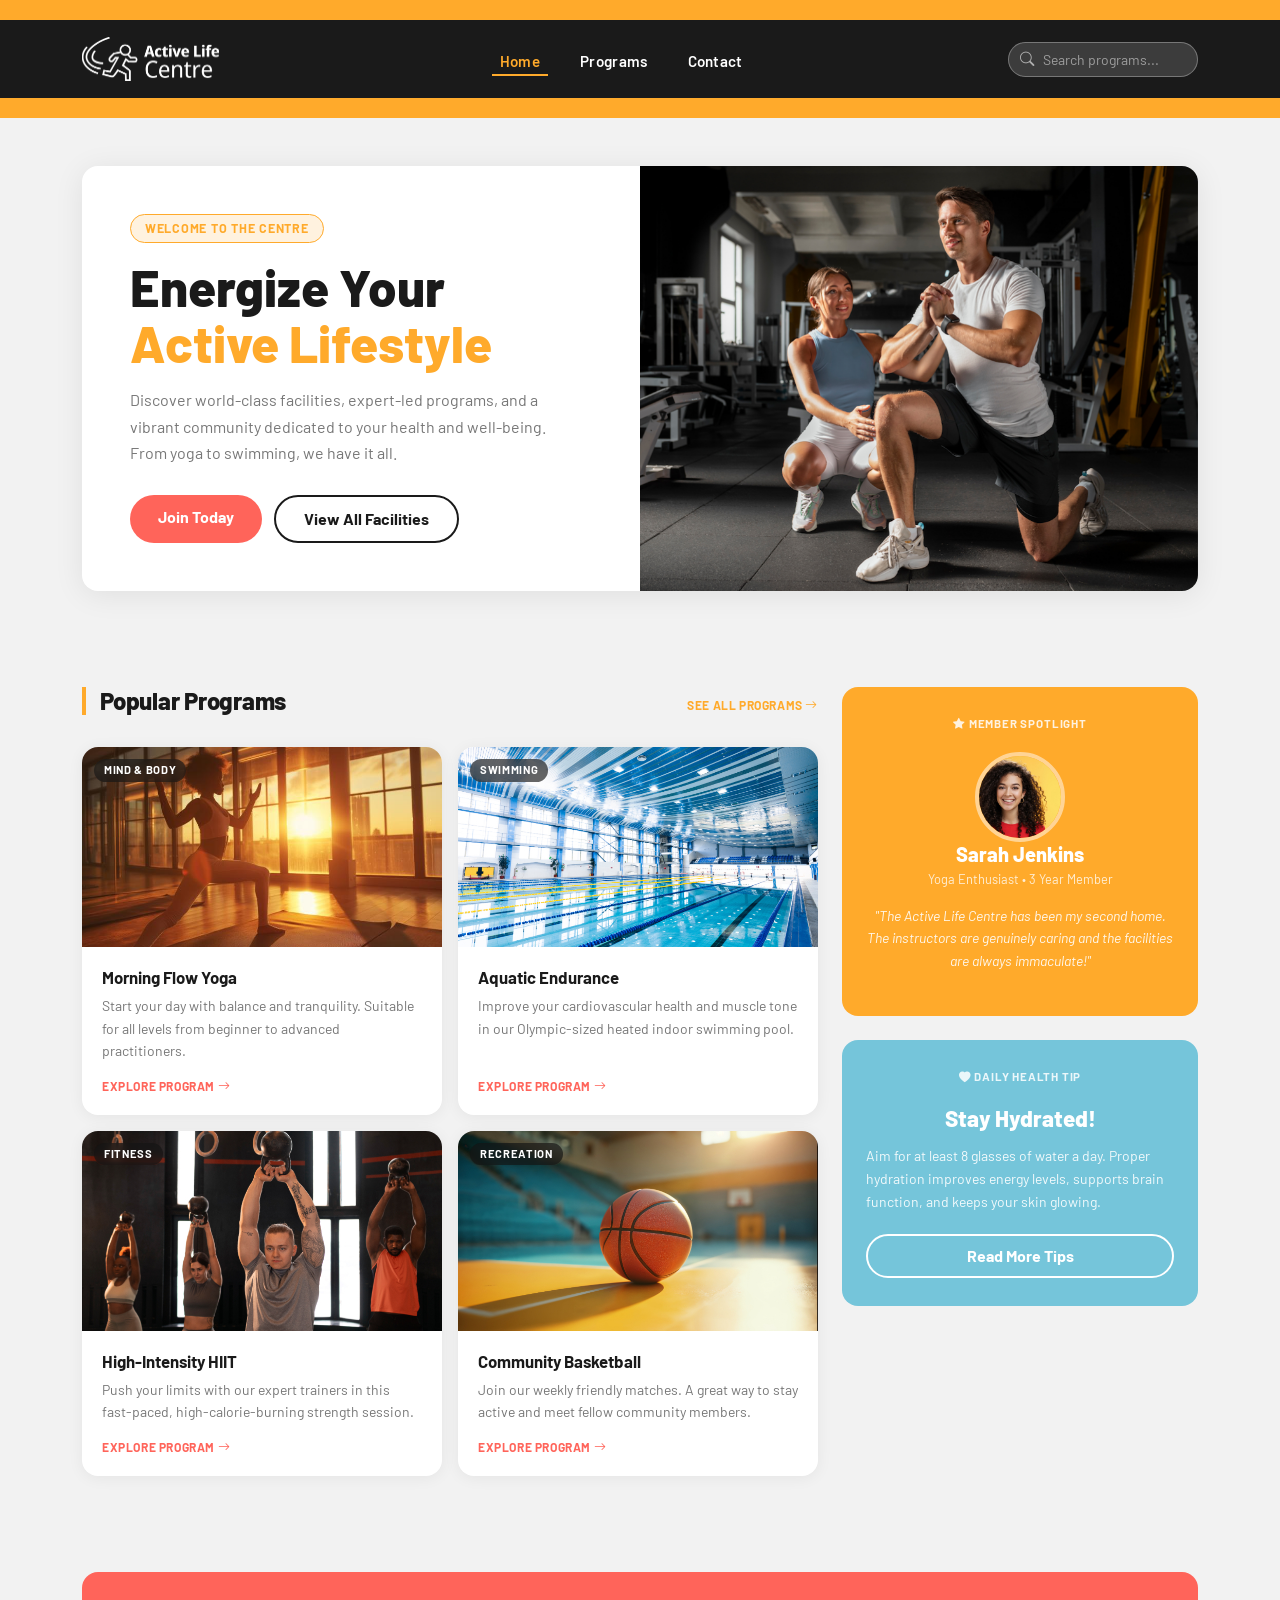
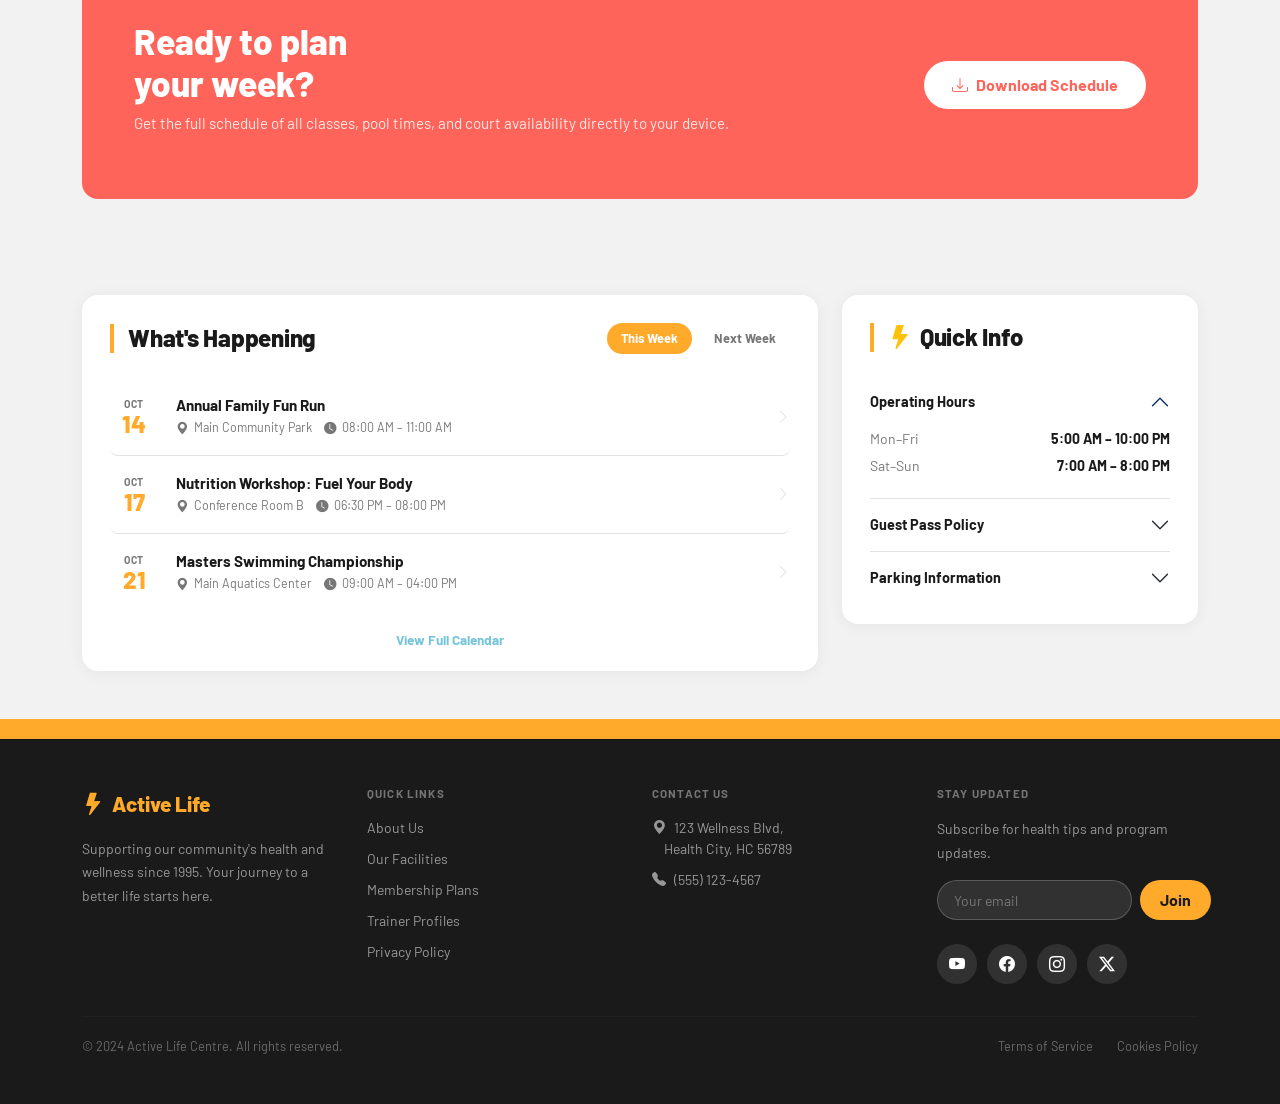
<file: index.html>
<!DOCTYPE html>
<html lang="en">

<head>
    <meta charset="UTF-8">
    <meta name="viewport" content="width=device-width, initial-scale=1.0">
    <title>Active Life Centre</title>

    <!-- Skip link target -->
    <a class="skip-link" href="#main-content">Skip to main content</a>

    <!-- Reset -->
    <link rel="stylesheet" href="css/reset.css">

    <!-- Google Fonts -->
    <link rel="preconnect" href="https://fonts.googleapis.com">
    <link rel="preconnect" href="https://fonts.gstatic.com" crossorigin>
    <link
        href="https://fonts.googleapis.com/css2?family=Barlow:ital,wght@0,400;0,600;0,700;0,800;1,400&family=Barlow+Condensed:wght@700;800&display=swap"
        rel="stylesheet">

    <!-- Bootstrap -->
    <link href="https://cdn.jsdelivr.net/npm/bootstrap@5.3.0/dist/css/bootstrap.min.css" rel="stylesheet">

    <!-- Animate.css -->
    <link rel="stylesheet" href="https://cdnjs.cloudflare.com/ajax/libs/animate.css/4.1.1/animate.min.css" />

    <!-- Bootstrap Icons -->
    <link rel="stylesheet" href="https://cdn.jsdelivr.net/npm/bootstrap-icons@1.11.3/font/bootstrap-icons.min.css">

    <!-- Custom CSS -->
    <link rel="stylesheet" href="css/style.css">
</head>

<body>

    <!-- ================= SKIP LINK ================= -->
    <a class="skip-link" href="#main-content">Skip to main content</a>

    <!-- ================= NAVBAR ================= -->
    <nav class="navbar navbar-expand-lg custom-navbar" role="navigation" aria-label="Main navigation">
        <div class="container-xl">

            <a class="navbar-brand" href="#" aria-label="Active Life Centre home">
                <img src="images/logo-active-life-centre-transparent-white.png" alt="Active Life Centre logo"
                    height="44">
            </a>

            <!-- HAMBURGER MENU -->
            <button class="navbar-toggler custom-toggler" type="button" aria-label="Open navigation menu"
                id="mobileMenuBtn">
                <span class="bi bi-list" aria-hidden="true"></span>
            </button>

            <!-- DESKTOP NAV -->
            <div class="collapse navbar-collapse justify-content-center d-none d-lg-flex" id="navMenu">
                <ul class="navbar-nav gap-4">
                    <li class="nav-item"><a class="nav-link active" href="#" aria-current="page">Home</a></li>
                    <li class="nav-item"><a class="nav-link" href="programs.html">Programs</a></li>
                    <li class="nav-item"><a class="nav-link" href="contact.html">Contact</a></li>
                </ul>
            </div>

            <div class="d-none d-lg-flex align-items-center search-wrap">
                <label for="site-search" class="visually-hidden">Search programs</label>
                <i class="bi bi-search search-icon" aria-hidden="true"></i>
                <input class="search" id="site-search" type="text" placeholder="Search programs..."
                    aria-label="Search programs">
            </div>

        </div>
    </nav>

    <!-- MOBILE MENU OVERLAY -->
    <div class="mobile-overlay" id="mobileOverlay" aria-hidden="true" role="dialog" aria-modal="true"
        aria-label="Navigation menu">
        <button class="mobile-close-btn" id="mobileCloseBtn" aria-label="Close navigation menu">
            <span class="bi bi-x" aria-hidden="true"></span>
        </button>
        <nav class="mobile-menu-panel" aria-label="Mobile navigation">
            <ul>
                <li><a href="#" aria-current="page">Home</a></li>
                <li><a href="programs.html">Programs</a></li>
                <li><a href="contact.html">Contact</a></li>
            </ul>
        </nav>
    </div>

    <!-- ================= MAIN CONTENT ================= -->
    <main id="main-content">

        <!-- ================= HERO ================= -->
        <section class="hero-section" aria-label="Welcome hero">
            <div class="container-xl py-4 py-lg-5">
                <div class="hero-card animate__animated animate__fadeIn">
                    <div class="row align-items-stretch g-0">
                        <div class="col-lg-6 hero-text-col animate__animated animate__fadeInLeft">
                            <span class="hero-badge">Welcome to the Centre</span>
                            <h1>Energize Your<br><span class="hero-accent">Active Lifestyle</span></h1>
                            <p class="hero-desc">Discover world-class facilities, expert-led programs, and a vibrant
                                community dedicated to your health and well-being. From yoga to swimming, we have it
                                all.</p>
                            <div class="hero-btns">
                                <a href="#" class="btn btn-main">Join Today</a>
                                <a href="#" class="btn btn-outline-hero">View All Facilities</a>
                            </div>
                        </div>
                        <div class="col-lg-6 hero-img-col animate__animated animate__fadeInRight animate__delay-1s">
                            <picture>
                                <source media="(max-width: 575px)"
                                    srcset="images/woman-helping-man-indoor-gym-small.jpg">
                                <img src="images/woman-helping-man-indoor-gym-large.jpg"
                                    alt="Two people high-fiving in a gym, celebrating a workout achievement"
                                    class="hero-img">
                            </picture>
                        </div>
                    </div>
                </div>
            </div>
        </section>

        <!-- ================= PROGRAMS + SIDEBAR ================= -->
        <section class="programs-section" aria-labelledby="programs-heading">
            <div class="container-xl py-5">
                <div class="row g-4">

                    <!-- Programs column -->
                    <div class="col-lg-8">
                        <div class="d-flex align-items-baseline justify-content-between mb-4">
                            <h2 id="programs-heading" class="section-title">Popular Programs</h2>
                            <a href="programs.html" class="see-all-link">SEE ALL PROGRAMS <i class="bi bi-arrow-right"
                                    aria-hidden="true"></i></a>
                        </div>

                        <div class="row g-3">

                            <div class="col-md-6 animate__animated animate__fadeInUp">
                                <article class="program-card">
                                    <div class="program-img-wrap">
                                        <picture>
                                            <source media="(max-width: 575px)"
                                                srcset="images/practicing-yoga-in-studio-small.jpg">
                                            <img src="images/practicing-yoga-in-studio-large.jpg"
                                                alt="Person practicing yoga in a sunlit studio" class="program-img">
                                        </picture>
                                        <span class="program-badge">Mind &amp; Body</span>
                                    </div>
                                    <div class="program-body">
                                        <h3 class="program-title">Morning Flow Yoga</h3>
                                        <p class="program-desc">Start your day with balance and tranquility. Suitable
                                            for all levels from beginner to advanced practitioners.</p>
                                        <a href="programs.html" class="explore-link">EXPLORE PROGRAM <i
                                                class="bi bi-arrow-right" aria-hidden="true"></i></a>
                                    </div>
                                </article>
                            </div>

                            <div class="col-md-6 animate__animated animate__fadeInUp" style="animation-delay:.1s">
                                <article class="program-card">
                                    <div class="program-img-wrap">
                                        <picture>
                                            <source media="(max-width: 575px)"
                                                srcset="images/indoor-swimming-pool-small.jpg">
                                            <img src="images/indoor-swimming-pool-large.jpg"
                                                alt="Olympic-sized indoor swimming pool with blue water"
                                                class="program-img">
                                        </picture>
                                        <span class="program-badge">Swimming</span>
                                    </div>
                                    <div class="program-body">
                                        <h3 class="program-title">Aquatic Endurance</h3>
                                        <p class="program-desc">Improve your cardiovascular health and muscle tone in
                                            our Olympic-sized heated indoor swimming pool.</p>
                                        <a href="programs.html" class="explore-link">EXPLORE PROGRAM <i
                                                class="bi bi-arrow-right" aria-hidden="true"></i></a>
                                    </div>
                                </article>
                            </div>

                            <div class="col-md-6 animate__animated animate__fadeInUp" style="animation-delay:.2s">
                                <article class="program-card">
                                    <div class="program-img-wrap">
                                        <picture>
                                            <source media="(max-width: 575px)"
                                                srcset="images/intensity-hit-class-4-people-small.jpg">
                                            <img src="images/intensity-hit-class-4-people-large.jpg"
                                                alt="Group of four people doing high-intensity interval training"
                                                class="program-img">
                                        </picture>
                                        <span class="program-badge">Fitness</span>
                                    </div>
                                    <div class="program-body">
                                        <h3 class="program-title">High-Intensity HIIT</h3>
                                        <p class="program-desc">Push your limits with our expert trainers in this
                                            fast-paced, high-calorie-burning strength session.</p>
                                        <a href="programs.html" class="explore-link">EXPLORE PROGRAM <i
                                                class="bi bi-arrow-right" aria-hidden="true"></i></a>
                                    </div>
                                </article>
                            </div>

                            <div class="col-md-6 animate__animated animate__fadeInUp" style="animation-delay:.3s">
                                <article class="program-card">
                                    <div class="program-img-wrap">
                                        <picture>
                                            <source media="(max-width: 575px)"
                                                srcset="images/basket-ball-court-closeup-of-ball-small.jpg">
                                            <img src="images/basket-ball-court-closeup-of-ball-large.jpg"
                                                alt="Basketball on a hardwood indoor court" class="program-img">
                                        </picture>
                                        <span class="program-badge">Recreation</span>
                                    </div>
                                    <div class="program-body">
                                        <h3 class="program-title">Community Basketball</h3>
                                        <p class="program-desc">Join our weekly friendly matches. A great way to stay
                                            active and meet fellow community members.</p>
                                        <a href="programs.html" class="explore-link">EXPLORE PROGRAM <i
                                                class="bi bi-arrow-right" aria-hidden="true"></i></a>
                                    </div>
                                </article>
                            </div>

                        </div>
                    </div>

                    <!-- Sidebar -->
                    <aside class="col-lg-4" aria-label="Highlights sidebar">

                        <!-- Member Spotlight -->
                        <div class="sidebar-card spotlight-card mb-4 animate__animated animate__fadeInRight">
                            <p class="sidebar-card-label"><i class="bi bi-star-fill" aria-hidden="true"></i> Member
                                Spotlight</p>
                            <div class="spotlight-avatar-wrap">
                                <picture>
                                    <source media="(max-width: 575px)"
                                        srcset="images/woman-smiling-member-spotlight-small.jpg">
                                    <img src="images/woman-smiling-member-spotlight-large.jpg"
                                        alt="Sarah Jenkins, smiling member of the Active Life Centre"
                                        class="spotlight-avatar">
                                </picture>
                            </div>
                            <h3 class="spotlight-name">Sarah Jenkins</h3>
                            <p class="spotlight-role">Yoga Enthusiast • 3 Year Member</p>
                            <blockquote class="spotlight-quote">
                                <p>"The Active Life Centre has been my second home. The instructors are genuinely caring
                                    and the facilities are always immaculate!"</p>
                            </blockquote>
                        </div>

                        <!-- Daily Health Tip -->
                        <div class="sidebar-card tip-card animate__animated animate__fadeInRight animate__delay-1s">
                            <p class="sidebar-card-label tip-label"><i class="bi bi-heart-fill" aria-hidden="true"></i>
                                Daily Health Tip</p>
                            <h3 class="tip-title">Stay Hydrated!</h3>
                            <p class="tip-desc">Aim for at least 8 glasses of water a day. Proper hydration improves
                                energy levels, supports brain function, and keeps your skin glowing.</p>
                            <a href="#" class="btn btn-tip">Read More Tips</a>
                        </div>

                    </aside>

                </div>
            </div>
        </section>

        <!-- ================= CTA ================= -->
        <section class="cta-section" aria-label="Call to action">
            <div class="container-xl py-4 py-lg-5">
                <div class="cta-card">
                    <div class="cta-text">
                        <h2>Ready to plan<br>your week?</h2>
                        <p>Get the full schedule of all classes, pool times, and court availability directly to your
                            device.</p>
                    </div>
                    <a href="#" class="btn btn-cta-dl"><i class="bi bi-download me-2" aria-hidden="true"></i>Download
                        Schedule</a>
                </div>
            </div>
        </section>

        <!-- ================= EVENTS + QUICK INFO ================= -->
        <section class="events-section" aria-labelledby="events-heading">
            <div class="container-xl py-5">
                <div class="row g-4">

                    <!-- Events -->
                    <div class="col-lg-8">
                        <div class="events-card">
                            <div class="d-flex align-items-center justify-content-between mb-4">
                                <h2 id="events-heading" class="section-title mb-0">What's Happening</h2>
                                <div class="events-tabs" role="tablist">
                                    <button class="events-tab active" role="tab" aria-selected="true">This Week</button>
                                    <button class="events-tab" role="tab" aria-selected="false">Next Week</button>
                                </div>
                            </div>

                            <ul class="events-list" aria-label="Upcoming events">
                                <li class="event-item">
                                    <div class="event-date" aria-label="October 14">
                                        <span class="event-month">OCT</span>
                                        <span class="event-day">14</span>
                                    </div>
                                    <div class="event-info">
                                        <h3 class="event-name">Annual Family Fun Run</h3>
                                        <p class="event-meta">
                                            <span><i class="bi bi-geo-alt-fill" aria-hidden="true"></i> Main Community
                                                Park</span>
                                            <span><i class="bi bi-clock-fill" aria-hidden="true"></i> 08:00 AM – 11:00
                                                AM</span>
                                        </p>
                                    </div>
                                    <i class="bi bi-chevron-right event-chevron" aria-hidden="true"></i>
                                </li>
                                <li class="event-item">
                                    <div class="event-date" aria-label="October 17">
                                        <span class="event-month">OCT</span>
                                        <span class="event-day">17</span>
                                    </div>
                                    <div class="event-info">
                                        <h3 class="event-name">Nutrition Workshop: Fuel Your Body</h3>
                                        <p class="event-meta">
                                            <span><i class="bi bi-geo-alt-fill" aria-hidden="true"></i> Conference Room
                                                B</span>
                                            <span><i class="bi bi-clock-fill" aria-hidden="true"></i> 06:30 PM – 08:00
                                                PM</span>
                                        </p>
                                    </div>
                                    <i class="bi bi-chevron-right event-chevron" aria-hidden="true"></i>
                                </li>
                                <li class="event-item">
                                    <div class="event-date" aria-label="October 21">
                                        <span class="event-month">OCT</span>
                                        <span class="event-day">21</span>
                                    </div>
                                    <div class="event-info">
                                        <h3 class="event-name">Masters Swimming Championship</h3>
                                        <p class="event-meta">
                                            <span><i class="bi bi-geo-alt-fill" aria-hidden="true"></i> Main Aquatics
                                                Center</span>
                                            <span><i class="bi bi-clock-fill" aria-hidden="true"></i> 09:00 AM – 04:00
                                                PM</span>
                                        </p>
                                    </div>
                                    <i class="bi bi-chevron-right event-chevron" aria-hidden="true"></i>
                                </li>
                            </ul>

                            <div class="text-center mt-3">
                                <a href="#" class="view-calendar-link">View Full Calendar</a>
                            </div>
                        </div>
                    </div>

                    <!-- Quick Info -->
                    <aside class="col-lg-4" aria-label="Quick information">
                        <div class="quick-info-card">
                            <h2 class="section-title mb-4"><i class="bi bi-lightning-fill text-warning me-2"
                                    aria-hidden="true"></i>Quick Info</h2>

                            <div class="accordion accordion-flush" id="quickInfoAccordion">
                                <div class="accordion-item qi-item">
                                    <h3 class="accordion-header">
                                        <button class="accordion-button qi-btn" type="button" data-bs-toggle="collapse"
                                            data-bs-target="#hours" aria-expanded="true" aria-controls="hours">
                                            Operating Hours
                                        </button>
                                    </h3>
                                    <div id="hours" class="accordion-collapse collapse show"
                                        data-bs-parent="#quickInfoAccordion">
                                        <div class="accordion-body qi-body">
                                            <div class="hours-row">
                                                <span>Mon–Fri</span><span>5:00 AM – 10:00 PM</span>
                                            </div>
                                            <div class="hours-row">
                                                <span>Sat–Sun</span><span>7:00 AM – 8:00 PM</span>
                                            </div>
                                        </div>
                                    </div>
                                </div>

                                <div class="accordion-item qi-item">
                                    <h3 class="accordion-header">
                                        <button class="accordion-button qi-btn collapsed" type="button"
                                            data-bs-toggle="collapse" data-bs-target="#guest" aria-expanded="false"
                                            aria-controls="guest">
                                            Guest Pass Policy
                                        </button>
                                    </h3>
                                    <div id="guest" class="accordion-collapse collapse"
                                        data-bs-parent="#quickInfoAccordion">
                                        <div class="accordion-body qi-body">
                                            Members may bring up to 2 guests per visit. Guest fee is $10/person. Photo
                                            ID required.
                                        </div>
                                    </div>
                                </div>

                                <div class="accordion-item qi-item">
                                    <h3 class="accordion-header">
                                        <button class="accordion-button qi-btn collapsed" type="button"
                                            data-bs-toggle="collapse" data-bs-target="#parking" aria-expanded="false"
                                            aria-controls="parking">
                                            Parking Information
                                        </button>
                                    </h3>
                                    <div id="parking" class="accordion-collapse collapse"
                                        data-bs-parent="#quickInfoAccordion">
                                        <div class="accordion-body qi-body">
                                            Free parking available in Lot A and B. Overflow parking on Main St. EV
                                            charging available.
                                        </div>
                                    </div>
                                </div>
                            </div>
                        </div>
                    </aside>

                </div>
            </div>
        </section>

    </main>

    <!-- ================= FOOTER ================= -->
    <footer class="site-footer" role="contentinfo">
        <div class="container-xl py-5">

            <div class="row g-4">

                <div class="col-lg-3 col-md-6">
                    <div class="footer-brand mb-3">
                        <i class="bi bi-lightning-fill footer-logo-icon" aria-hidden="true"></i>
                        <span class="footer-logo-text">Active Life</span>
                    </div>
                    <p class="footer-desc">Supporting our community's health and wellness since 1995. Your journey to a
                        better life starts here.</p>
                </div>

                <div class="col-lg-3 col-md-6">
                    <h3 class="footer-heading">QUICK LINKS</h3>
                    <ul class="footer-links" aria-label="Quick links">
                        <li><a href="#">About Us</a></li>
                        <li><a href="#">Our Facilities</a></li>
                        <li><a href="#">Membership Plans</a></li>
                        <li><a href="#">Trainer Profiles</a></li>
                        <li><a href="#">Privacy Policy</a></li>
                    </ul>
                </div>

                <div class="col-lg-3 col-md-6">
                    <h3 class="footer-heading">CONTACT US</h3>
                    <ul class="footer-links" aria-label="Contact information">
                        <li><i class="bi bi-geo-alt-fill me-2" aria-hidden="true"></i>123 Wellness
                            Blvd,<br>&nbsp;&nbsp;&nbsp;&nbsp;Health City, HC 56789</li>
                        <li><i class="bi bi-telephone-fill me-2" aria-hidden="true"></i><a href="tel:5551234567">(555)
                                123-4567</a></li>
                    </ul>
                </div>

                <div class="col-lg-3 col-md-6">
                    <h3 class="footer-heading">STAY UPDATED</h3>
                    <p class="footer-desc mb-3">Subscribe for health tips and program updates.</p>
                    <div class="footer-newsletter" role="form" aria-label="Newsletter signup">
                        <label for="footer-email" class="visually-hidden">Your email address</label>
                        <input type="email" id="footer-email" class="newsletter-input" placeholder="Your email"
                            aria-label="Email address for newsletter">
                        <button class="btn btn-newsletter" aria-label="Subscribe to newsletter">Join</button>
                    </div>
                    <div class="social-icons mt-4" aria-label="Social media links">
                        <a href="#" class="social-icon" aria-label="YouTube"><i class="bi bi-youtube"
                                aria-hidden="true"></i></a>
                        <a href="#" class="social-icon" aria-label="Facebook"><i class="bi bi-facebook"
                                aria-hidden="true"></i></a>
                        <a href="#" class="social-icon" aria-label="Instagram"><i class="bi bi-instagram"
                                aria-hidden="true"></i></a>
                        <a href="#" class="social-icon" aria-label="X (Twitter)"><i class="bi bi-twitter-x"
                                aria-hidden="true"></i></a>
                    </div>
                </div>

            </div>

            <hr class="footer-hr">

            <div class="footer-bottom d-flex justify-content-between align-items-center flex-wrap gap-2">
                <p class="mb-0">© 2024 Active Life Centre. All rights reserved.</p>
                <div class="footer-bottom-links">
                    <a href="#">Terms of Service</a>
                    <a href="#">Cookies Policy</a>
                </div>
            </div>

        </div>
    </footer>

    <!-- Bootstrap JS -->
    <script src="https://cdn.jsdelivr.net/npm/bootstrap@5.3.0/dist/js/bootstrap.bundle.min.js"></script>

    <script>
        // Mobile menu open/close
        const mobileMenuBtn = document.getElementById('mobileMenuBtn');
        const mobileCloseBtn = document.getElementById('mobileCloseBtn');
        const mobileOverlay = document.getElementById('mobileOverlay');

        function openMenu() {
            mobileOverlay.classList.add('open');
            mobileOverlay.setAttribute('aria-hidden', 'false');
            mobileCloseBtn.focus();
            document.body.style.overflow = 'hidden';
        }

        function closeMenu() {
            mobileOverlay.classList.remove('open');
            mobileOverlay.setAttribute('aria-hidden', 'true');
            mobileMenuBtn.focus();
            document.body.style.overflow = '';
        }
        mobileMenuBtn.addEventListener('click', openMenu);
        mobileCloseBtn.addEventListener('click', closeMenu);
        // Close on Escape key
        document.addEventListener('keydown', (e) => {
            if (e.key === 'Escape' && mobileOverlay.classList.contains('open')) {
                closeMenu();
            }
        });
        // Close overlay on link click
        mobileOverlay.querySelectorAll('a').forEach(link => {
            link.addEventListener('click', closeMenu);
        });
        // Events tab switching
        const eventsTabs = document.querySelectorAll('.events-tab');
        eventsTabs.forEach(tab => {
            tab.addEventListener('click', () => {
                eventsTabs.forEach(t => {
                    t.classList.remove('active');
                    t.setAttribute('aria-selected', 'false');
                });
                tab.classList.add('active');
                tab.setAttribute('aria-selected', 'true');
            });
        });
    </script>

</body>

</html>
</file>
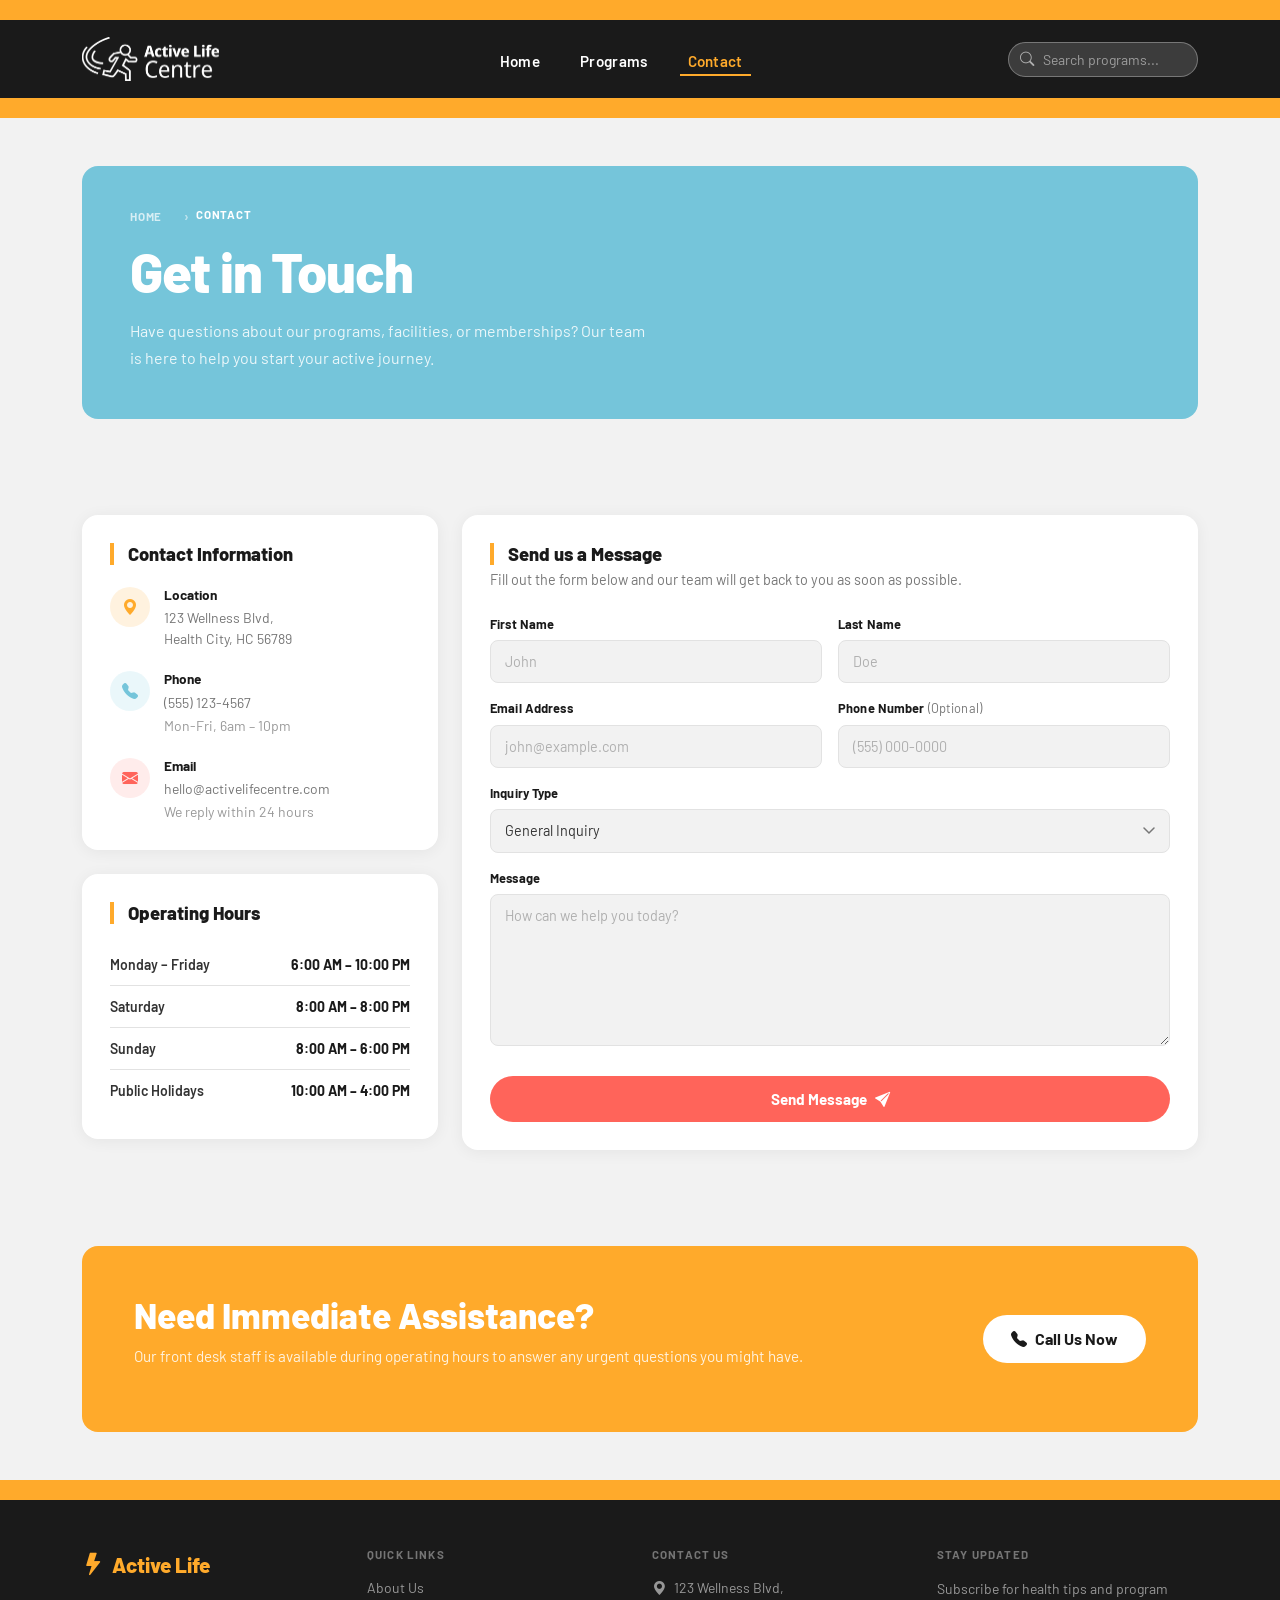
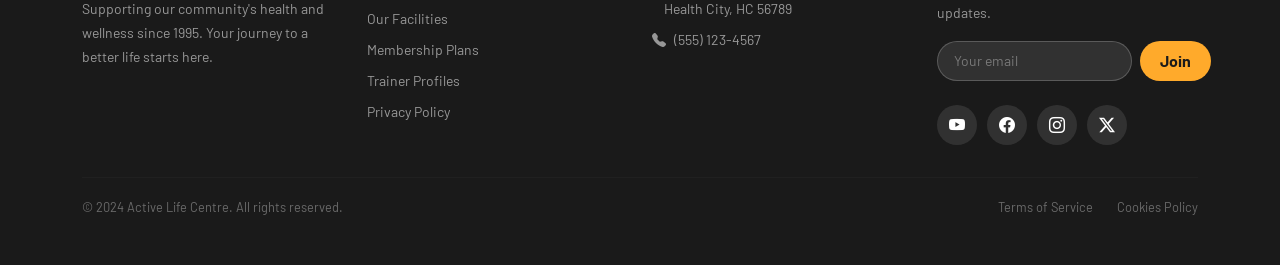
<file: contact.html>
<!DOCTYPE html>
<html lang="en">

<head>
    <meta charset="UTF-8">
    <meta name="viewport" content="width=device-width, initial-scale=1.0">
    <title>Contact Us — Active Life Centre</title>

    <!-- Reset -->
    <link rel="stylesheet" href="css/reset.css">

    <!-- Google Fonts -->
    <link rel="preconnect" href="https://fonts.googleapis.com">
    <link rel="preconnect" href="https://fonts.gstatic.com" crossorigin>
    <link
        href="https://fonts.googleapis.com/css2?family=Barlow:ital,wght@0,400;0,600;0,700;0,800;1,400&family=Barlow+Condensed:wght@700;800&display=swap"
        rel="stylesheet">

    <!-- Bootstrap -->
    <link href="https://cdn.jsdelivr.net/npm/bootstrap@5.3.0/dist/css/bootstrap.min.css" rel="stylesheet">

    <!-- Animate.css -->
    <link rel="stylesheet" href="https://cdnjs.cloudflare.com/ajax/libs/animate.css/4.1.1/animate.min.css" />

    <!-- Bootstrap Icons -->
    <link rel="stylesheet" href="https://cdn.jsdelivr.net/npm/bootstrap-icons@1.11.3/font/bootstrap-icons.min.css">

    <!-- Custom CSS -->
    <link rel="stylesheet" href="css/style.css">
</head>

<body>

    <!-- ================= SKIP LINK ================= -->
    <a class="skip-link" href="#main-content">Skip to main content</a>

    <!-- ================= NAVBAR ================= -->
    <nav class="navbar navbar-expand-lg custom-navbar" role="navigation" aria-label="Main navigation">
        <div class="container-xl">

            <a class="navbar-brand" href="index.html" aria-label="Active Life Centre home">
                <img src="images/logo-active-life-centre-transparent-white.png" alt="Active Life Centre logo"
                    height="44">
            </a>

            <!-- HAMBURGER MENU -->
            <button class="navbar-toggler custom-toggler" type="button" aria-label="Open navigation menu"
                id="mobileMenuBtn">
                <span class="bi bi-list" aria-hidden="true"></span>
            </button>

            <!-- DESKTOP NAV -->
            <div class="collapse navbar-collapse justify-content-center d-none d-lg-flex" id="navMenu">
                <ul class="navbar-nav gap-4">
                    <li class="nav-item"><a class="nav-link" href="index.html">Home</a></li>
                    <li class="nav-item"><a class="nav-link" href="programs.html">Programs</a></li>
                    <li class="nav-item"><a class="nav-link active" href="contact.html" aria-current="page">Contact</a>
                    </li>
                </ul>
            </div>

            <div class="d-none d-lg-flex align-items-center search-wrap">
                <label for="site-search" class="visually-hidden">Search programs</label>
                <i class="bi bi-search search-icon" aria-hidden="true"></i>
                <input class="search" id="site-search" type="text" placeholder="Search programs..."
                    aria-label="Search programs">
            </div>

        </div>
    </nav>

    <!-- MOBILE MENU OVERLAY -->
    <div class="mobile-overlay" id="mobileOverlay" aria-hidden="true" role="dialog" aria-modal="true"
        aria-label="Navigation menu">
        <button class="mobile-close-btn" id="mobileCloseBtn" aria-label="Close navigation menu">
            <span class="bi bi-x" aria-hidden="true"></span>
        </button>
        <nav class="mobile-menu-panel" aria-label="Mobile navigation">
            <ul>
                <li><a href="index.html">Home</a></li>
                <li><a href="programs.html">Programs</a></li>
                <li><a href="contact.html" aria-current="page">Contact</a></li>
            </ul>
        </nav>
    </div>

    <!-- ================= MAIN CONTENT ================= -->
    <main id="main-content">

        <!-- ================= PAGE HERO ================= -->
        <section class="page-hero-section" aria-label="Contact hero">
            <div class="container-xl py-4 py-lg-5">
                <div class="page-hero-card page-hero-card--contact animate__animated animate__fadeIn">
                    <nav aria-label="Breadcrumb" class="mb-3">
                        <ol class="breadcrumb page-breadcrumb">
                            <li class="breadcrumb-item"><a href="index.html">HOME</a></li>
                            <li class="breadcrumb-item active" aria-current="page">CONTACT</li>
                        </ol>
                    </nav>
                    <h1 class="page-hero-title animate__animated animate__fadeInUp">Get in Touch</h1>
                    <p class="page-hero-desc animate__animated animate__fadeInUp animate__delay-1s">Have questions about
                        our programs, facilities, or memberships? Our team<br class="d-none d-md-block"> is here to help
                        you start your active journey.</p>
                </div>
            </div>
        </section>

        <!-- ================= CONTACT CONTENT ================= -->
        <section class="contact-section" aria-label="Contact information and form">
            <div class="container-xl py-5">
                <div class="row g-4">

                    <!-- Left: Contact Info + Hours -->
                    <div class="col-lg-4">

                        <!-- Contact Information Card -->
                        <div class="contact-info-card animate__animated animate__fadeInLeft mb-4">
                            <h2 class="contact-card-title">Contact Information</h2>
                            <ul class="contact-info-list">
                                <li class="contact-info-item">
                                    <span class="contact-info-icon contact-info-icon--location" aria-hidden="true">
                                        <i class="bi bi-geo-alt-fill"></i>
                                    </span>
                                    <div>
                                        <strong>Location</strong>
                                        <p>123 Wellness Blvd,<br>Health City, HC 56789</p>
                                    </div>
                                </li>
                                <li class="contact-info-item">
                                    <span class="contact-info-icon contact-info-icon--phone" aria-hidden="true">
                                        <i class="bi bi-telephone-fill"></i>
                                    </span>
                                    <div>
                                        <strong>Phone</strong>
                                        <p><a href="tel:5551234567">(555) 123-4567</a></p>
                                        <p class="contact-info-note">Mon-Fri, 6am – 10pm</p>
                                    </div>
                                </li>
                                <li class="contact-info-item">
                                    <span class="contact-info-icon contact-info-icon--email" aria-hidden="true">
                                        <i class="bi bi-envelope-fill"></i>
                                    </span>
                                    <div>
                                        <strong>Email</strong>
                                        <p><a href="mailto:hello@activelifecentre.com">hello@activelifecentre.com</a>
                                        </p>
                                        <p class="contact-info-note">We reply within 24 hours</p>
                                    </div>
                                </li>
                            </ul>
                        </div>

                        <!-- Operating Hours Card -->
                        <div class="contact-info-card animate__animated animate__fadeInLeft animate__delay-1s">
                            <h2 class="contact-card-title">Operating Hours</h2>
                            <table class="hours-table" aria-label="Operating hours">
                                <tbody>
                                    <tr>
                                        <th scope="row">Monday – Friday</th>
                                        <td>6:00 AM – 10:00 PM</td>
                                    </tr>
                                    <tr>
                                        <th scope="row">Saturday</th>
                                        <td>8:00 AM – 8:00 PM</td>
                                    </tr>
                                    <tr>
                                        <th scope="row">Sunday</th>
                                        <td>8:00 AM – 6:00 PM</td>
                                    </tr>
                                    <tr>
                                        <th scope="row">Public Holidays</th>
                                        <td>10:00 AM – 4:00 PM</td>
                                    </tr>
                                </tbody>
                            </table>
                        </div>

                    </div>

                    <!-- Right: Contact Form -->
                    <div class="col-lg-8">
                        <div class="contact-form-card animate__animated animate__fadeInRight">
                            <h2 class="contact-card-title mb-1">Send us a Message</h2>
                            <p class="contact-form-intro">Fill out the form below and our team will get back to you as
                                soon as possible.</p>

                            <div class="contact-form" id="contactForm" novalidate>

                                <div class="row g-3 mb-3">
                                    <div class="col-md-6">
                                        <label for="firstName" class="contact-label">First Name</label>
                                        <input type="text" id="firstName" class="contact-input" placeholder="John"
                                            autocomplete="given-name" required aria-required="true">
                                    </div>
                                    <div class="col-md-6">
                                        <label for="lastName" class="contact-label">Last Name</label>
                                        <input type="text" id="lastName" class="contact-input" placeholder="Doe"
                                            autocomplete="family-name" required aria-required="true">
                                    </div>
                                </div>

                                <div class="row g-3 mb-3">
                                    <div class="col-md-6">
                                        <label for="email" class="contact-label">Email Address</label>
                                        <input type="email" id="email" class="contact-input"
                                            placeholder="john@example.com" autocomplete="email" required
                                            aria-required="true">
                                    </div>
                                    <div class="col-md-6">
                                        <label for="phone" class="contact-label">Phone Number <span
                                                class="contact-label-optional">(Optional)</span></label>
                                        <input type="tel" id="phone" class="contact-input" placeholder="(555) 000-0000"
                                            autocomplete="tel">
                                    </div>
                                </div>

                                <div class="mb-3">
                                    <label for="inquiryType" class="contact-label">Inquiry Type</label>
                                    <select id="inquiryType" class="contact-input contact-select" required
                                        aria-required="true">
                                        <option value="general" selected>General Inquiry</option>
                                        <option value="membership">Membership</option>
                                        <option value="programs">Programs &amp; Facilities</option>
                                        <option value="booking">Class Booking</option>
                                        <option value="other">Other</option>
                                    </select>
                                </div>

                                <div class="mb-4">
                                    <label for="message" class="contact-label">Message</label>
                                    <textarea id="message" class="contact-input contact-textarea"
                                        placeholder="How can we help you today?" rows="6" required
                                        aria-required="true"></textarea>
                                </div>

                                <button type="button" class="btn btn-send-message" id="sendBtn"
                                    onclick="handleSubmit()">
                                    Send Message <i class="bi bi-send-fill ms-2" aria-hidden="true"></i>
                                </button>

                                <!-- Success message (hidden by default) -->
                                <div class="contact-success" id="successMsg" role="alert" aria-live="polite"
                                    style="display:none;">
                                    <i class="bi bi-check-circle-fill me-2" aria-hidden="true"></i>
                                    Thank you! Your message has been sent. We'll be in touch within 24 hours.
                                </div>

                            </div>
                        </div>
                    </div>

                </div>
            </div>
        </section>

        <!-- ================= IMMEDIATE ASSISTANCE CTA ================= -->
        <section class="cta-section" aria-label="Immediate assistance call to action">
            <div class="container-xl py-4 py-lg-5">
                <div class="cta-card cta-card--yellow">
                    <div class="cta-text">
                        <h2>Need Immediate Assistance?</h2>
                        <p>Our front desk staff is available during operating hours to answer any urgent questions you
                            might have.</p>
                    </div>
                    <a href="tel:5551234567" class="btn btn-cta-tour">
                        <i class="bi bi-telephone-fill me-2" aria-hidden="true"></i>Call Us Now
                    </a>
                </div>
            </div>
        </section>

    </main>

    <!-- ================= FOOTER ================= -->
    <footer class="site-footer" role="contentinfo">
        <div class="container-xl py-5">

            <div class="row g-4">

                <div class="col-lg-3 col-md-6">
                    <div class="footer-brand mb-3">
                        <i class="bi bi-lightning-fill footer-logo-icon" aria-hidden="true"></i>
                        <span class="footer-logo-text">Active Life</span>
                    </div>
                    <p class="footer-desc">Supporting our community's health and wellness since 1995. Your journey to a
                        better life starts here.</p>
                </div>

                <div class="col-lg-3 col-md-6">
                    <h3 class="footer-heading">QUICK LINKS</h3>
                    <ul class="footer-links" aria-label="Quick links">
                        <li><a href="#">About Us</a></li>
                        <li><a href="#">Our Facilities</a></li>
                        <li><a href="#">Membership Plans</a></li>
                        <li><a href="#">Trainer Profiles</a></li>
                        <li><a href="#">Privacy Policy</a></li>
                    </ul>
                </div>

                <div class="col-lg-3 col-md-6">
                    <h3 class="footer-heading">CONTACT US</h3>
                    <ul class="footer-links" aria-label="Contact information">
                        <li><i class="bi bi-geo-alt-fill me-2" aria-hidden="true"></i>123 Wellness
                            Blvd,<br>&nbsp;&nbsp;&nbsp;&nbsp;Health City, HC 56789</li>
                        <li><i class="bi bi-telephone-fill me-2" aria-hidden="true"></i><a href="tel:5551234567">(555)
                                123-4567</a></li>
                    </ul>
                </div>

                <div class="col-lg-3 col-md-6">
                    <h3 class="footer-heading">STAY UPDATED</h3>
                    <p class="footer-desc mb-3">Subscribe for health tips and program updates.</p>
                    <div class="footer-newsletter" role="form" aria-label="Newsletter signup">
                        <label for="footer-email" class="visually-hidden">Your email address</label>
                        <input type="email" id="footer-email" class="newsletter-input" placeholder="Your email"
                            aria-label="Email address for newsletter">
                        <button class="btn btn-newsletter" aria-label="Subscribe to newsletter">Join</button>
                    </div>
                    <div class="social-icons mt-4" aria-label="Social media links">
                        <a href="#" class="social-icon" aria-label="YouTube"><i class="bi bi-youtube"
                                aria-hidden="true"></i></a>
                        <a href="#" class="social-icon" aria-label="Facebook"><i class="bi bi-facebook"
                                aria-hidden="true"></i></a>
                        <a href="#" class="social-icon" aria-label="Instagram"><i class="bi bi-instagram"
                                aria-hidden="true"></i></a>
                        <a href="#" class="social-icon" aria-label="X (Twitter)"><i class="bi bi-twitter-x"
                                aria-hidden="true"></i></a>
                    </div>
                </div>

            </div>

            <hr class="footer-hr">

            <div class="footer-bottom d-flex justify-content-between align-items-center flex-wrap gap-2">
                <p class="mb-0">© 2024 Active Life Centre. All rights reserved.</p>
                <div class="footer-bottom-links">
                    <a href="#">Terms of Service</a>
                    <a href="#">Cookies Policy</a>
                </div>
            </div>

        </div>
    </footer>

    <!-- Bootstrap JS -->
    <script src="https://cdn.jsdelivr.net/npm/bootstrap@5.3.0/dist/js/bootstrap.bundle.min.js"></script>

    <script>
        // Mobile menu open/close
        const mobileMenuBtn = document.getElementById('mobileMenuBtn');
        const mobileCloseBtn = document.getElementById('mobileCloseBtn');
        const mobileOverlay = document.getElementById('mobileOverlay');

        function openMenu() {
            mobileOverlay.classList.add('open');
            mobileOverlay.setAttribute('aria-hidden', 'false');
            mobileCloseBtn.focus();
            document.body.style.overflow = 'hidden';
        }

        function closeMenu() {
            mobileOverlay.classList.remove('open');
            mobileOverlay.setAttribute('aria-hidden', 'true');
            mobileMenuBtn.focus();
            document.body.style.overflow = '';
        }

        mobileMenuBtn.addEventListener('click', openMenu);
        mobileCloseBtn.addEventListener('click', closeMenu);

        document.addEventListener('keydown', (e) => {
            if (e.key === 'Escape' && mobileOverlay.classList.contains('open')) closeMenu();
        });

        mobileOverlay.querySelectorAll('a').forEach(link => link.addEventListener('click', closeMenu));

        // Form submission handler
        function handleSubmit() {
            const firstName = document.getElementById('firstName').value.trim();
            const lastName = document.getElementById('lastName').value.trim();
            const email = document.getElementById('email').value.trim();
            const message = document.getElementById('message').value.trim();

            if (!firstName || !lastName || !email || !message) {
                // Simple inline validation feedback
                [['firstName', firstName], ['lastName', lastName], ['email', email], ['message', message]].forEach(([id, val]) => {
                    const el = document.getElementById(id);
                    if (!val) {
                        el.classList.add('contact-input--error');
                    } else {
                        el.classList.remove('contact-input--error');
                    }
                });
                return;
            }

            // Clear errors
            document.querySelectorAll('.contact-input--error').forEach(el => el.classList.remove('contact-input--error'));

            // Show success
            document.getElementById('sendBtn').style.display = 'none';
            document.getElementById('successMsg').style.display = 'flex';
        }
    </script>

</body>

</html>
</file>
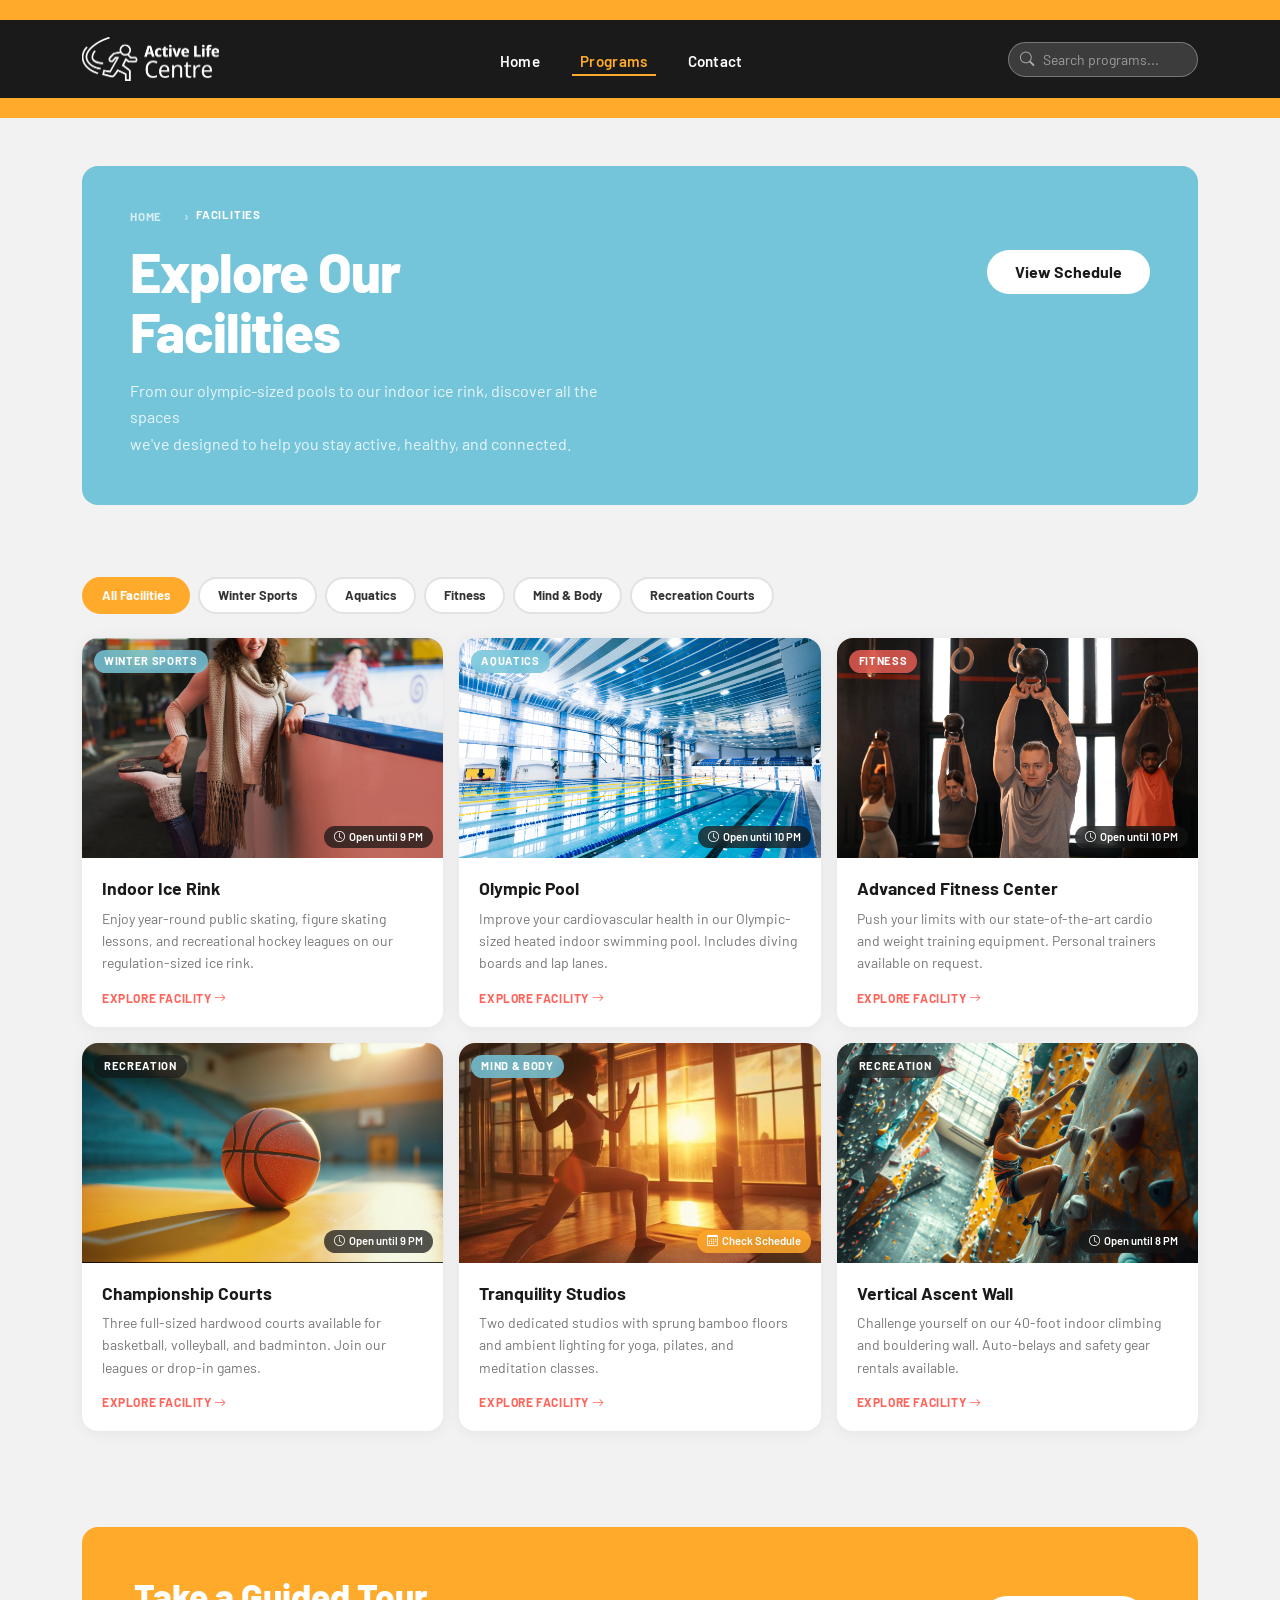
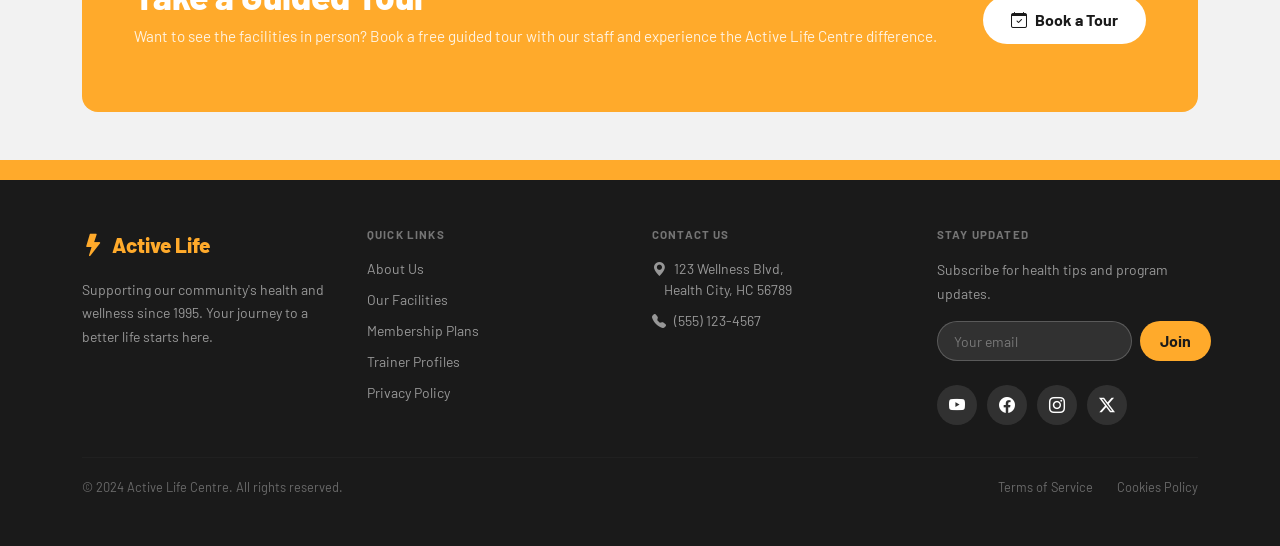
<file: programs.html>
<!DOCTYPE html>
<html lang="en">

<head>
    <meta charset="UTF-8">
    <meta name="viewport" content="width=device-width, initial-scale=1.0">
    <title>Programs & Facilities — Active Life Centre</title>

    <!-- Reset -->
    <link rel="stylesheet" href="css/reset.css">

    <!-- Google Fonts -->
    <link rel="preconnect" href="https://fonts.googleapis.com">
    <link rel="preconnect" href="https://fonts.gstatic.com" crossorigin>
    <link
        href="https://fonts.googleapis.com/css2?family=Barlow:ital,wght@0,400;0,600;0,700;0,800;1,400&family=Barlow+Condensed:wght@700;800&display=swap"
        rel="stylesheet">

    <!-- Bootstrap -->
    <link href="https://cdn.jsdelivr.net/npm/bootstrap@5.3.0/dist/css/bootstrap.min.css" rel="stylesheet">

    <!-- Animate.css -->
    <link rel="stylesheet" href="https://cdnjs.cloudflare.com/ajax/libs/animate.css/4.1.1/animate.min.css" />

    <!-- Bootstrap Icons -->
    <link rel="stylesheet" href="https://cdn.jsdelivr.net/npm/bootstrap-icons@1.11.3/font/bootstrap-icons.min.css">

    <!-- Custom CSS -->
    <link rel="stylesheet" href="css/style.css">
</head>

<body>

    <!-- ================= SKIP LINK ================= -->
    <a class="skip-link" href="#main-content">Skip to main content</a>

    <!-- ================= NAVBAR ================= -->
    <nav class="navbar navbar-expand-lg custom-navbar" role="navigation" aria-label="Main navigation">
        <div class="container-xl">

            <a class="navbar-brand" href="index.html" aria-label="Active Life Centre home">
                <img src="images/logo-active-life-centre-transparent-white.png" alt="Active Life Centre logo"
                    height="44">
            </a>

            <!-- HAMBURGER MENU -->
            <button class="navbar-toggler custom-toggler" type="button" aria-label="Open navigation menu"
                id="mobileMenuBtn">
                <span class="bi bi-list" aria-hidden="true"></span>
            </button>

            <!-- DESKTOP NAV -->
            <div class="collapse navbar-collapse justify-content-center d-none d-lg-flex" id="navMenu">
                <ul class="navbar-nav gap-4">
                    <li class="nav-item"><a class="nav-link" href="index.html">Home</a></li>
                    <li class="nav-item"><a class="nav-link active" href="programs.html"
                            aria-current="page">Programs</a></li>
                    <li class="nav-item"><a class="nav-link" href="contact.html">Contact</a></li>
                </ul>
            </div>

            <div class="d-none d-lg-flex align-items-center search-wrap">
                <label for="site-search" class="visually-hidden">Search programs</label>
                <i class="bi bi-search search-icon" aria-hidden="true"></i>
                <input class="search" id="site-search" type="text" placeholder="Search programs..."
                    aria-label="Search programs">
            </div>

        </div>
    </nav>

    <!-- MOBILE MENU OVERLAY -->
    <div class="mobile-overlay" id="mobileOverlay" aria-hidden="true" role="dialog" aria-modal="true"
        aria-label="Navigation menu">
        <button class="mobile-close-btn" id="mobileCloseBtn" aria-label="Close navigation menu">
            <span class="bi bi-x" aria-hidden="true"></span>
        </button>
        <nav class="mobile-menu-panel" aria-label="Mobile navigation">
            <ul>
                <li><a href="index.html">Home</a></li>
                <li><a href="programs.html" aria-current="page">Programs</a></li>
                <li><a href="contact.html">Contact</a></li>
            </ul>
        </nav>
    </div>

    <!-- ================= MAIN CONTENT ================= -->
    <main id="main-content">

        <!-- ================= PAGE HERO ================= -->
        <section class="page-hero-section" aria-label="Facilities hero">
            <div class="container-xl py-4 py-lg-5">
                <div class="page-hero-card animate__animated animate__fadeIn">
                    <nav aria-label="Breadcrumb" class="mb-3">
                        <ol class="breadcrumb page-breadcrumb">
                            <li class="breadcrumb-item"><a href="index.html">HOME</a></li>
                            <li class="breadcrumb-item active" aria-current="page">FACILITIES</li>
                        </ol>
                    </nav>
                    <div class="d-flex align-items-start justify-content-between flex-wrap gap-3">
                        <div>
                            <h1 class="page-hero-title animate__animated animate__fadeInUp">Explore Our<br>Facilities
                            </h1>
                            <p class="page-hero-desc animate__animated animate__fadeInUp animate__delay-1s">From our
                                olympic-sized pools to our indoor ice rink, discover all the spaces<br
                                    class="d-none d-md-block"> we've designed to help you stay active, healthy, and
                                connected.</p>
                        </div>
                        <a href="#"
                            class="btn btn-page-hero animate__animated animate__fadeInRight animate__delay-1s">View
                            Schedule</a>
                    </div>
                </div>
            </div>
        </section>

        <!-- ================= FILTER TABS ================= -->
        <section class="facilities-section" aria-labelledby="facilities-heading">
            <div class="container-xl pt-4 pb-5">

                <!-- Filter pills -->
                <div class="filter-pills mb-4" role="group" aria-label="Filter facilities by category">
                    <button class="filter-pill active" data-filter="all">All Facilities</button>
                    <button class="filter-pill" data-filter="winter">Winter Sports</button>
                    <button class="filter-pill" data-filter="aquatics">Aquatics</button>
                    <button class="filter-pill" data-filter="fitness">Fitness</button>
                    <button class="filter-pill" data-filter="mind-body">Mind &amp; Body</button>
                    <button class="filter-pill" data-filter="recreation">Recreation Courts</button>
                </div>

                <!-- Facilities grid — 3 columns desktop, 1 mobile -->
                <div class="row g-3" id="facilities-grid" aria-label="Facilities">

                    <!-- Indoor Ice Rink -->
                    <div class="col-lg-4 col-md-6 facility-item animate__animated animate__fadeInUp"
                        data-category="winter">
                        <article class="facility-card">
                            <div class="facility-img-wrap">
                                <picture>
                                    <source media="(max-width: 575px)"
                                        srcset="images/woman-posing-against-indoor-rink-small.jpg">
                                    <img src="images/woman-posing-against-indoor-rink-large.jpg"
                                        alt="People skating on an indoor ice rink" class="facility-img">
                                </picture>
                                <span class="facility-badge facility-badge--winter">Winter Sports</span>
                                <span class="facility-status"><i class="bi bi-clock" aria-hidden="true"></i> Open until
                                    9 PM</span>
                            </div>
                            <div class="facility-body">
                                <h2 class="facility-title">Indoor Ice Rink</h2>
                                <p class="facility-desc">Enjoy year-round public skating, figure skating lessons, and
                                    recreational hockey leagues on our regulation-sized ice rink.</p>
                                <a href="#" class="explore-link">EXPLORE FACILITY <i class="bi bi-arrow-right"
                                        aria-hidden="true"></i></a>
                            </div>
                        </article>
                    </div>

                    <!-- Olympic Pool -->
                    <div class="col-lg-4 col-md-6 facility-item animate__animated animate__fadeInUp"
                        data-category="aquatics" style="animation-delay:.1s">
                        <article class="facility-card">
                            <div class="facility-img-wrap">
                                <picture>
                                    <source media="(max-width: 575px)" srcset="images/indoor-swimming-pool-small.jpg">
                                    <img src="images/indoor-swimming-pool-large.jpg"
                                        alt="Olympic-sized indoor swimming pool" class="facility-img">
                                </picture>
                                <span class="facility-badge facility-badge--aquatics">Aquatics</span>
                                <span class="facility-status"><i class="bi bi-clock" aria-hidden="true"></i> Open until
                                    10 PM</span>
                            </div>
                            <div class="facility-body">
                                <h2 class="facility-title">Olympic Pool</h2>
                                <p class="facility-desc">Improve your cardiovascular health in our Olympic-sized heated
                                    indoor swimming pool. Includes diving boards and lap lanes.</p>
                                <a href="#" class="explore-link">EXPLORE FACILITY <i class="bi bi-arrow-right"
                                        aria-hidden="true"></i></a>
                            </div>
                        </article>
                    </div>

                    <!-- Advanced Fitness Center -->
                    <div class="col-lg-4 col-md-6 facility-item animate__animated animate__fadeInUp"
                        data-category="fitness" style="animation-delay:.2s">
                        <article class="facility-card">
                            <div class="facility-img-wrap">
                                <picture>
                                    <source media="(max-width: 575px)"
                                        srcset="images/intensity-hit-class-4-people-small.jpg">
                                    <img src="images/intensity-hit-class-4-people-large.jpg"
                                        alt="Modern fitness center with weight training equipment" class="facility-img">
                                </picture>
                                <span class="facility-badge facility-badge--fitness">Fitness</span>
                                <span class="facility-status"><i class="bi bi-clock" aria-hidden="true"></i> Open until
                                    10 PM</span>
                            </div>
                            <div class="facility-body">
                                <h2 class="facility-title">Advanced Fitness Center</h2>
                                <p class="facility-desc">Push your limits with our state-of-the-art cardio and weight
                                    training equipment. Personal trainers available on request.</p>
                                <a href="#" class="explore-link">EXPLORE FACILITY <i class="bi bi-arrow-right"
                                        aria-hidden="true"></i></a>
                            </div>
                        </article>
                    </div>

                    <!-- Championship Courts -->
                    <div class="col-lg-4 col-md-6 facility-item animate__animated animate__fadeInUp"
                        data-category="recreation" style="animation-delay:.1s">
                        <article class="facility-card">
                            <div class="facility-img-wrap">
                                <picture>
                                    <source media="(max-width: 575px)"
                                        srcset="images/basket-ball-court-closeup-of-ball-small.jpg">
                                    <img src="images/basket-ball-court-closeup-of-ball-large.jpg"
                                        alt="Championship hardwood basketball court" class="facility-img">
                                </picture>
                                <span class="facility-badge facility-badge--recreation">Recreation</span>
                                <span class="facility-status"><i class="bi bi-clock" aria-hidden="true"></i> Open until
                                    9 PM</span>
                            </div>
                            <div class="facility-body">
                                <h2 class="facility-title">Championship Courts</h2>
                                <p class="facility-desc">Three full-sized hardwood courts available for basketball,
                                    volleyball, and badminton. Join our leagues or drop-in games.</p>
                                <a href="#" class="explore-link">EXPLORE FACILITY <i class="bi bi-arrow-right"
                                        aria-hidden="true"></i></a>
                            </div>
                        </article>
                    </div>

                    <!-- Tranquility Studios -->
                    <div class="col-lg-4 col-md-6 facility-item animate__animated animate__fadeInUp"
                        data-category="mind-body" style="animation-delay:.2s">
                        <article class="facility-card">
                            <div class="facility-img-wrap">
                                <picture>
                                    <source media="(max-width: 575px)"
                                        srcset="images/practicing-yoga-in-studio-small.jpg">
                                    <img src="images/practicing-yoga-in-studio-large.jpg"
                                        alt="Serene yoga studio with bamboo floors" class="facility-img">
                                </picture>
                                <span class="facility-badge facility-badge--mind-body">Mind &amp; Body</span>
                                <span class="facility-status facility-status--schedule"><i class="bi bi-calendar3"
                                        aria-hidden="true"></i> Check Schedule</span>
                            </div>
                            <div class="facility-body">
                                <h2 class="facility-title">Tranquility Studios</h2>
                                <p class="facility-desc">Two dedicated studios with sprung bamboo floors and ambient
                                    lighting for yoga, pilates, and meditation classes.</p>
                                <a href="contact.html" class="explore-link">EXPLORE FACILITY <i
                                        class="bi bi-arrow-right" aria-hidden="true"></i></a>
                            </div>
                        </article>
                    </div>

                    <!-- Vertical Ascent Wall -->
                    <div class="col-lg-4 col-md-6 facility-item animate__animated animate__fadeInUp"
                        data-category="recreation" style="animation-delay:.3s">
                        <article class="facility-card">
                            <div class="facility-img-wrap">
                                <picture>
                                    <source media="(max-width: 575px)"
                                        srcset="images/woman-climbing-rock-climbing-wall-small.jpg">
                                    <img src="images/woman-climbing-rock-climbing-wall-large.jpg"
                                        alt="Woman climbing colorful indoor climbing wall" class="facility-img">
                                </picture>
                                <span class="facility-badge facility-badge--recreation">Recreation</span>
                                <span class="facility-status"><i class="bi bi-clock" aria-hidden="true"></i> Open until
                                    8 PM</span>
                            </div>
                            <div class="facility-body">
                                <h2 class="facility-title">Vertical Ascent Wall</h2>
                                <p class="facility-desc">Challenge yourself on our 40-foot indoor climbing and
                                    bouldering wall. Auto-belays and safety gear rentals available.</p>
                                <a href="#" class="explore-link">EXPLORE FACILITY <i class="bi bi-arrow-right"
                                        aria-hidden="true"></i></a>
                            </div>
                        </article>
                    </div>

                </div>
            </div>
        </section>

        <!-- ================= GUIDED TOUR CTA ================= -->
        <section class="cta-section" aria-label="Guided tour call to action">
            <div class="container-xl py-4 py-lg-5">
                <div class="cta-card cta-card--yellow">
                    <div class="cta-text">
                        <h2>Take a Guided Tour</h2>
                        <p>Want to see the facilities in person? Book a free guided tour with our staff and experience
                            the Active Life Centre difference.</p>
                    </div>
                    <a href="contact.html" class="btn btn-cta-tour"><i class="bi bi-calendar-check me-2"
                            aria-hidden="true"></i>Book a Tour</a>
                </div>
            </div>
        </section>

    </main>

    <!-- ================= FOOTER ================= -->
    <footer class="site-footer" role="contentinfo">
        <div class="container-xl py-5">

            <div class="row g-4">

                <div class="col-lg-3 col-md-6">
                    <div class="footer-brand mb-3">
                        <i class="bi bi-lightning-fill footer-logo-icon" aria-hidden="true"></i>
                        <span class="footer-logo-text">Active Life</span>
                    </div>
                    <p class="footer-desc">Supporting our community's health and wellness since 1995. Your journey to a
                        better life starts here.</p>
                </div>

                <div class="col-lg-3 col-md-6">
                    <h3 class="footer-heading">QUICK LINKS</h3>
                    <ul class="footer-links" aria-label="Quick links">
                        <li><a href="#">About Us</a></li>
                        <li><a href="#">Our Facilities</a></li>
                        <li><a href="#">Membership Plans</a></li>
                        <li><a href="#">Trainer Profiles</a></li>
                        <li><a href="#">Privacy Policy</a></li>
                    </ul>
                </div>

                <div class="col-lg-3 col-md-6">
                    <h3 class="footer-heading">CONTACT US</h3>
                    <ul class="footer-links" aria-label="Contact information">
                        <li><i class="bi bi-geo-alt-fill me-2" aria-hidden="true"></i>123 Wellness
                            Blvd,<br>&nbsp;&nbsp;&nbsp;&nbsp;Health City, HC 56789</li>
                        <li><i class="bi bi-telephone-fill me-2" aria-hidden="true"></i><a href="tel:5551234567">(555)
                                123-4567</a></li>
                    </ul>
                </div>

                <div class="col-lg-3 col-md-6">
                    <h3 class="footer-heading">STAY UPDATED</h3>
                    <p class="footer-desc mb-3">Subscribe for health tips and program updates.</p>
                    <div class="footer-newsletter" role="form" aria-label="Newsletter signup">
                        <label for="footer-email" class="visually-hidden">Your email address</label>
                        <input type="email" id="footer-email" class="newsletter-input" placeholder="Your email"
                            aria-label="Email address for newsletter">
                        <button class="btn btn-newsletter" aria-label="Subscribe to newsletter">Join</button>
                    </div>
                    <div class="social-icons mt-4" aria-label="Social media links">
                        <a href="#" class="social-icon" aria-label="YouTube"><i class="bi bi-youtube"
                                aria-hidden="true"></i></a>
                        <a href="#" class="social-icon" aria-label="Facebook"><i class="bi bi-facebook"
                                aria-hidden="true"></i></a>
                        <a href="#" class="social-icon" aria-label="Instagram"><i class="bi bi-instagram"
                                aria-hidden="true"></i></a>
                        <a href="#" class="social-icon" aria-label="X (Twitter)"><i class="bi bi-twitter-x"
                                aria-hidden="true"></i></a>
                    </div>
                </div>

            </div>

            <hr class="footer-hr">

            <div class="footer-bottom d-flex justify-content-between align-items-center flex-wrap gap-2">
                <p class="mb-0">© 2024 Active Life Centre. All rights reserved.</p>
                <div class="footer-bottom-links">
                    <a href="#">Terms of Service</a>
                    <a href="#">Cookies Policy</a>
                </div>
            </div>

        </div>
    </footer>

    <!-- Bootstrap JS -->
    <script src="https://cdn.jsdelivr.net/npm/bootstrap@5.3.0/dist/js/bootstrap.bundle.min.js"></script>

    <script>
        // Mobile menu open/close
        const mobileMenuBtn = document.getElementById('mobileMenuBtn');
        const mobileCloseBtn = document.getElementById('mobileCloseBtn');
        const mobileOverlay = document.getElementById('mobileOverlay');

        function openMenu() {
            mobileOverlay.classList.add('open');
            mobileOverlay.setAttribute('aria-hidden', 'false');
            mobileCloseBtn.focus();
            document.body.style.overflow = 'hidden';
        }

        function closeMenu() {
            mobileOverlay.classList.remove('open');
            mobileOverlay.setAttribute('aria-hidden', 'true');
            mobileMenuBtn.focus();
            document.body.style.overflow = '';
        }

        mobileMenuBtn.addEventListener('click', openMenu);
        mobileCloseBtn.addEventListener('click', closeMenu);

        document.addEventListener('keydown', (e) => {
            if (e.key === 'Escape' && mobileOverlay.classList.contains('open')) closeMenu();
        });

        mobileOverlay.querySelectorAll('a').forEach(link => link.addEventListener('click', closeMenu));

        // Filter pills
        const filterPills = document.querySelectorAll('.filter-pill');
        const facilityItems = document.querySelectorAll('.facility-item');

        filterPills.forEach(pill => {
            pill.addEventListener('click', () => {
                // Update active state
                filterPills.forEach(p => p.classList.remove('active'));
                pill.classList.add('active');

                const filter = pill.dataset.filter;

                facilityItems.forEach(item => {
                    const category = item.dataset.category;
                    if (filter === 'all' || category === filter) {
                        item.style.display = '';
                    } else {
                        item.style.display = 'none';
                    }
                });
            });
        });
    </script>

</body>

</html>
</file>
<file: css/style.css>
/* ==============================================
   Active Life Centre — style.css
   Matches Figma mockup (desktop / tablet / mobile)
   ============================================== */

/* ---------- CSS Variables ---------- */
:root {
    --yellow: #ffaa2b;
    --blue: #75c5da;
    --red: #ff645a;
    --grey: #f2f2f2;
    --grey-mid: #e2e2e2;
    --white: #ffffff;
    --black: #1a1a1a;
    --text: #333333;
    --text-muted: #777777;
    --font: 'Barlow', sans-serif;
    --radius: 16px;
    --radius-sm: 8px;
}

/* ---------- Base ---------- */
body {
    font-family: var(--font);
    background: var(--grey);
    color: var(--text);
}

/* ---------- Skip Link ---------- */
.skip-link {
    position: absolute;
    top: -40px;
    left: 0;
    background: var(--yellow);
    color: var(--black);
    padding: 8px 16px;
    z-index: 9999;
    font-weight: 700;
    border-radius: 0 0 var(--radius-sm) 0;
    transition: top .2s;
}

.skip-link:focus {
    top: 0;
}

/* ---------- NAVBAR ---------- */
.custom-navbar {
    background: var(--black);
    padding: 12px 0;
    position: sticky;
    top: 0;
    z-index: 1000;
    /* Yellow top stripe — decorative brand accent */
    border-top: 20px solid var(--yellow);
    border-bottom: 20px solid var(--yellow);
}

.navbar-brand img {
    height: 44px;
    width: auto;
}

.nav-link {
    color: var(--white) !important;
    font-weight: 600;
    font-size: .95rem;
    letter-spacing: .02em;
    position: relative;
    padding-bottom: 4px !important;
}

.nav-link::after {
    content: '';
    position: absolute;
    bottom: 0;
    left: 0;
    width: 0;
    height: 2px;
    background: var(--yellow);
    transition: width .2s;
}

.nav-link:hover::after,
.nav-link.active::after {
    width: 100%;
}

.nav-link:hover,
.nav-link.active {
    color: var(--yellow) !important;
}

/* Search bar */
.search-wrap {
    position: relative;
}

.search-icon {
    position: absolute;
    left: 12px;
    color: rgba(255, 255, 255, .6);
    font-size: .9rem;
}

.search {
    background: rgba(255, 255, 255, .15);
    border: 1px solid rgba(255, 255, 255, .3);
    border-radius: 50px;
    color: var(--white);
    padding: 6px 14px 6px 34px;
    font-size: .875rem;
    width: 190px;
    transition: border-color .2s, background .2s;
}

.search::placeholder {
    color: rgba(255, 255, 255, .5);
}

.search:focus {
    outline: none;
    background: rgba(255, 255, 255, .25);
    border-color: var(--yellow);
}

/* Mobile hamburger button */
.custom-toggler {
    background: transparent;
    border: none;
    color: var(--white);
    font-size: 1.8rem;
    line-height: 1;
    display: flex;
    align-items: center;
    padding: 4px 8px;
}

.custom-toggler:focus {
    outline: 2px solid var(--yellow);
    outline-offset: 2px;
}

/* ---------- MOBILE OVERLAY MENU ---------- */
.mobile-overlay {
    position: fixed;
    inset: 0;
    z-index: 2000;
    display: flex;
    flex-direction: column;
    align-items: flex-end;
    background: rgba(20, 20, 20, 0.92);
    opacity: 0;
    pointer-events: none;
    transition: opacity .25s;
}

.mobile-overlay.open {
    opacity: 1;
    pointer-events: all;
}

.mobile-close-btn {
    background: rgba(60, 60, 60, .9);
    color: var(--white);
    border: none;
    border-radius: 50%;
    width: 52px;
    height: 52px;
    font-size: 1.8rem;
    display: flex;
    align-items: center;
    justify-content: center;
    margin: 20px 20px 0 0;
    cursor: pointer;
    flex-shrink: 0;
    transition: background .2s;
}

.mobile-close-btn:hover {
    background: var(--red);
}

.mobile-close-btn:focus {
    outline: 2px solid var(--yellow);
    outline-offset: 2px;
}

.mobile-menu-panel {
    background: var(--yellow);
    border-radius: var(--radius) 0 0 var(--radius);
    padding: 48px 40px;
    min-height: 60vh;
    width: min(85vw, 380px);
    margin-top: 16px;
    display: flex;
    align-items: flex-start;
}

.mobile-menu-panel ul {
    list-style: none;
    padding: 0;
    margin: 0;
}

.mobile-menu-panel ul li+li {
    margin-top: 32px;
}

.mobile-menu-panel ul li a {
    font-size: clamp(2rem, 8vw, 2.8rem);
    font-weight: 800;
    color: var(--white);
    text-decoration: none;
    letter-spacing: -.01em;
    transition: opacity .15s;
}

.mobile-menu-panel ul li a:hover {
    opacity: .75;
}

/* ---------- HERO ---------- */
.hero-section {
    background: var(--grey);
}

.hero-card {
    background: var(--white);
    border-radius: var(--radius);
    overflow: hidden;
    box-shadow: 0 4px 30px rgba(0, 0, 0, .08);
}

/* IMPORTANT FIX: make columns equal height */
.hero-card .row {
    align-items: stretch;
}

/* TEXT SIDE */
.hero-text-col {
    padding: 48px 40px 48px 48px;
}

.hero-badge {
    display: inline-block;
    background: rgba(255, 170, 43, .15);
    color: var(--yellow);
    border: 1px solid var(--yellow);
    border-radius: 50px;
    padding: 4px 14px;
    font-size: .78rem;
    font-weight: 700;
    letter-spacing: .06em;
    text-transform: uppercase;
    margin-bottom: 16px;
}

.hero-text-col h1 {
    font-size: clamp(2.2rem, 4vw, 3.4rem);
    font-weight: 800;
    line-height: 1.1;
    margin-bottom: 16px;
    color: var(--black);
}

.hero-accent {
    color: var(--yellow);
}

.hero-desc {
    color: var(--text-muted);
    font-size: 1rem;
    line-height: 1.65;
    max-width: 440px;
    margin-bottom: 28px;
}

.hero-btns {
    display: flex;
    gap: 12px;
    flex-wrap: wrap;
}

.btn-main {
    background: var(--red);
    color: var(--white);
    font-weight: 700;
    border-radius: 50px;
    padding: 10px 28px;
    border: none;
    transition: background .2s, transform .15s;
}

.btn-main:hover {
    background: #e0524a;
    color: var(--white);
    transform: translateY(-2px);
}

.btn-outline-hero {
    background: transparent;
    color: var(--black);
    border: 2px solid var(--black);
    font-weight: 700;
    border-radius: 50px;
    padding: 10px 28px;
    transition: border-color .2s, color .2s, transform .15s;
}

.btn-outline-hero:hover {
    border-color: var(--yellow);
    color: var(--yellow);
    transform: translateY(-2px);
}

/* ---------- HERO IMAGE FIX ---------- */
.hero-img-col {
    display: flex;
    padding: 0;
    min-height: 320px;
}

/* FIX: image always fills card height */
.hero-img-col picture,
.hero-img-col img {
    width: 100%;
    height: 100%;
    display: block;
}

.hero-img {
    width: 100%;
    height: 100%;
    object-fit: cover;
}

/* ---------- SECTION TITLES ---------- */
.section-title {
    font-size: 1.5rem;
    font-weight: 800;
    color: var(--black);
    letter-spacing: -.01em;
    /* [CHANGE] Yellow left accent bar on every section heading */
    padding-left: 14px;
    border-left: 4px solid var(--yellow);
}

.see-all-link {
    font-size: .75rem;
    font-weight: 700;
    color: var(--yellow);
    letter-spacing: .05em;
    text-decoration: none;
    white-space: nowrap;
}

.see-all-link:hover {
    color: var(--red);
}

/* ---------- PROGRAMS ---------- */
.programs-section {
    background: var(--grey);
}

.program-card {
    background: var(--white);
    border-radius: var(--radius);
    overflow: hidden;
    box-shadow: 0 2px 16px rgba(0, 0, 0, .06);
    height: 100%;
    display: flex;
    flex-direction: column;
    transition: transform .25s, box-shadow .25s;
}

.program-card:hover {
    transform: translateY(-6px);
    box-shadow: 0 8px 30px rgba(0, 0, 0, .12);
}

.program-img-wrap {
    position: relative;
    overflow: hidden;
}

.program-img {
    width: 100%;
    height: 200px;
    object-fit: cover;
    display: block;
    transition: transform .35s;
}

.program-card:hover .program-img {
    transform: scale(1.04);
}

.program-badge {
    position: absolute;
    top: 12px;
    left: 12px;
    background: rgba(20, 20, 20, .65);
    color: var(--white);
    font-size: .7rem;
    font-weight: 700;
    letter-spacing: .06em;
    text-transform: uppercase;
    padding: 3px 10px;
    border-radius: 50px;
    backdrop-filter: blur(4px);
}

.program-body {
    padding: 20px;
    flex: 1;
    display: flex;
    flex-direction: column;
}

.program-title {
    font-size: 1.05rem;
    font-weight: 700;
    color: var(--black);
    margin-bottom: 8px;
}

.program-desc {
    font-size: .875rem;
    color: var(--text-muted);
    line-height: 1.6;
    flex: 1;
    margin-bottom: 14px;
}

.explore-link {
    font-size: .75rem;
    font-weight: 700;
    color: var(--red);
    letter-spacing: .05em;
    text-decoration: none;
    text-transform: uppercase;
    margin-top: auto;
}

.explore-link:hover {
    color: var(--yellow);
}

/* ---------- SIDEBAR CARDS ---------- */
.sidebar-card {
    border-radius: var(--radius);
    padding: 28px 24px;
}

.sidebar-card-label {
    font-size: .72rem;
    font-weight: 700;
    letter-spacing: .07em;
    text-transform: uppercase;
    margin-bottom: 20px;
}

/* Spotlight */
.spotlight-card {
    background: var(--yellow);
    text-align: center;
    color: var(--white);
}

.spotlight-card .sidebar-card-label {
    color: rgba(255, 255, 255, .85);
}

.spotlight-avatar-wrap {
    width: 90px;
    height: 90px;
    border-radius: 50%;
    overflow: hidden;
    border: 4px solid rgba(255, 255, 255, .5);
    margin-left: auto;
    margin-right: auto;
    display: block;
}

.spotlight-avatar-wrap picture {
    width: 100%;
    height: 100%;
    display: block;
}

.spotlight-avatar-wrap img {
    width: 100%;
    height: 100%;
    object-fit: cover;
    object-position: center;
    display: block;
}

.spotlight-name {
    font-size: 1.25rem;
    font-weight: 800;
    color: var(--white);
    margin-bottom: 4px;
}

.spotlight-role {
    font-size: .8rem;
    color: rgba(255, 255, 255, .8);
    margin-bottom: 16px;
}

.spotlight-quote {
    border: none;
    padding: 0;
    margin: 0;
    font-style: italic;
    font-size: .875rem;
    color: rgba(255, 255, 255, .9);
    line-height: 1.6;
}

/* Tip */
.tip-card {
    background: var(--blue);
    color: var(--white);
}

.tip-label {
    color: rgba(255, 255, 255, .85);
    text-align: center;
}

.tip-title {
    font-size: 1.4rem;
    font-weight: 800;
    color: var(--white);
    text-align: center;
    margin-bottom: 12px;
}

.tip-desc {
    font-size: .875rem;
    line-height: 1.65;
    color: rgba(255, 255, 255, .9);
    margin-bottom: 20px;
}

.btn-tip {
    width: 100%;
    background: transparent;
    border: 2px solid var(--white);
    color: var(--white);
    font-weight: 700;
    border-radius: 50px;
    padding: 8px;
    transition: background .2s;
}

.btn-tip:hover {
    background: rgba(255, 255, 255, .2);
    color: var(--white);
}

/* ---------- CTA ---------- */
.cta-section {
    background: var(--grey);
}

.cta-card {
    background: var(--red);
    border-radius: var(--radius);
    padding: 48px 52px;
    display: flex;
    align-items: center;
    justify-content: space-between;
    gap: 24px;
    flex-wrap: wrap;
}

.cta-text h2 {
    font-size: clamp(1.6rem, 3vw, 2.2rem);
    font-weight: 800;
    color: var(--white);
    line-height: 1.2;
    margin-bottom: 8px;
}

.cta-text p {
    color: rgba(255, 255, 255, .85);
    font-size: .95rem;
}

.btn-cta-dl {
    background: var(--white);
    color: var(--red);
    font-weight: 700;
    border-radius: 50px;
    padding: 12px 28px;
    white-space: nowrap;
    border: none;
    transition: background .2s, transform .15s;
}

.btn-cta-dl:hover {
    background: var(--yellow);
    color: var(--white);
    transform: translateY(-2px);
}

/* ---------- EVENTS ---------- */
.events-section {
    background: var(--grey);
}

.events-card,
.quick-info-card {
    background: var(--white);
    border-radius: var(--radius);
    padding: 28px 28px 20px;
    box-shadow: 0 2px 16px rgba(0, 0, 0, .06);
}

.events-tabs {
    display: flex;
    gap: 8px;
}

.events-tab {
    background: transparent;
    border: none;
    font-size: .8rem;
    font-weight: 700;
    color: var(--text-muted);
    padding: 6px 14px;
    border-radius: 50px;
    cursor: pointer;
    transition: background .2s, color .2s;
}

.events-tab.active {
    background: var(--yellow);
    color: var(--white);
}

.events-tab:focus {
    outline: 2px solid var(--yellow);
    outline-offset: 2px;
}

.events-list {
    list-style: none;
    padding: 0;
    margin: 0;
}

.event-item {
    display: flex;
    align-items: center;
    gap: 18px;
    padding: 18px 0;
    border-bottom: 1px solid var(--grey-mid);
    cursor: pointer;
    transition: background .15s;
    border-radius: var(--radius-sm);
}

.event-item:last-child {
    border-bottom: none;
}

.event-item:hover {
    background: var(--grey);
}

.event-date {
    min-width: 48px;
    text-align: center;
    flex-shrink: 0;
}

.event-month {
    display: block;
    font-size: .65rem;
    font-weight: 700;
    color: var(--text-muted);
    letter-spacing: .08em;
    text-transform: uppercase;
}

.event-day {
    display: block;
    font-size: 1.5rem;
    font-weight: 800;
    /* [CHANGE] Yellow day numbers — dark amber on white is WCAG AA compliant */
    color: var(--yellow);
    line-height: 1;
}

.event-info {
    flex: 1;
}

.event-name {
    font-size: .95rem;
    font-weight: 700;
    color: var(--black);
    margin-bottom: 4px;
}

.event-meta {
    font-size: .78rem;
    color: var(--text-muted);
    display: flex;
    flex-wrap: wrap;
    gap: 12px;
    margin: 0;
}

.event-meta i {
    margin-right: 3px;
}

.event-chevron {
    color: var(--grey-mid);
    font-size: .9rem;
    flex-shrink: 0;
}

.view-calendar-link {
    font-size: .85rem;
    color: var(--blue);
    font-weight: 700;
    text-decoration: none;
}

.view-calendar-link:hover {
    color: var(--yellow);
}

/* ---------- QUICK INFO ACCORDION ---------- */
.quick-info-card {
    height: fit-content;
}

.qi-item {
    border: none;
    border-bottom: 1px solid var(--grey-mid) !important;
    background: transparent;
}

.qi-item:last-child {
    border-bottom: none !important;
}

.qi-btn {
    background: transparent !important;
    color: var(--black) !important;
    font-weight: 700 !important;
    font-size: .9rem !important;
    box-shadow: none !important;
    padding: 16px 0 !important;
}

.qi-btn:not(.collapsed) {
    color: var(--black) !important;
}

.qi-btn::after {
    filter: none;
}

.qi-body {
    padding: 0 0 16px !important;
    font-size: .875rem;
    color: var(--text-muted);
}

.hours-row {
    display: flex;
    justify-content: space-between;
    margin-bottom: 6px;
    font-size: .875rem;
}

.hours-row span:last-child {
    font-weight: 700;
    color: var(--black);
}

/* ---------- FOOTER ---------- */
.site-footer {
    background: var(--black);
    color: var(--white);
    /* [CHANGE] Yellow top stripe — mirrors the navbar, bookends the page with brand colour */
    border-top: 20px solid var(--yellow);
}

.footer-brand {
    display: flex;
    align-items: center;
    gap: 8px;
}

.footer-logo-icon {
    color: var(--yellow);
    font-size: 1.4rem;
}

.footer-logo-text {
    font-size: 1.3rem;
    font-weight: 800;
    color: var(--yellow);
}

.footer-desc {
    font-size: .875rem;
    color: rgba(255, 255, 255, .55);
    line-height: 1.7;
}

.footer-heading {
    font-size: .72rem;
    font-weight: 700;
    letter-spacing: .1em;
    color: rgba(255, 255, 255, .4);
    margin-bottom: 16px;
}

.footer-links {
    list-style: none;
    padding: 0;
    margin: 0;
}

.footer-links li {
    margin-bottom: 10px;
    font-size: .875rem;
    color: rgba(255, 255, 255, .55);
}

.footer-links a {
    color: rgba(255, 255, 255, .55);
    text-decoration: none;
    transition: color .2s;
}

.footer-links a:hover {
    color: var(--yellow);
}

/* Newsletter */
.footer-newsletter {
    display: flex;
    gap: 8px;
}

.newsletter-input {
    flex: 1;
    background: rgba(255, 255, 255, .1);
    border: 1px solid rgba(255, 255, 255, .2);
    border-radius: 50px;
    color: var(--white);
    padding: 8px 16px;
    font-size: .875rem;
}

.newsletter-input::placeholder {
    color: rgba(255, 255, 255, .35);
}

.newsletter-input:focus {
    outline: none;
    border-color: var(--yellow);
}

.btn-newsletter {
    background: var(--yellow);
    color: var(--black);
    font-weight: 700;
    border: none;
    border-radius: 50px;
    padding: 8px 20px;
    white-space: nowrap;
    transition: background .2s;
}

.btn-newsletter:hover {
    background: #e0922a;
}

/* Social icons */
.social-icons {
    display: flex;
    gap: 10px;
}

.social-icon {
    width: 40px;
    height: 40px;
    border-radius: 50%;
    background: rgba(255, 255, 255, .1);
    color: var(--white);
    display: flex;
    align-items: center;
    justify-content: center;
    font-size: 1rem;
    text-decoration: none;
    transition: background .2s, transform .15s;
}

.social-icon:hover {
    background: var(--yellow);
    color: var(--black);
    transform: translateY(-3px);
}

.footer-hr {
    border-color: rgba(255, 255, 255, .1);
    margin: 32px 0 20px;
}

.footer-bottom {
    font-size: .8rem;
    color: rgba(255, 255, 255, .35);
}

.footer-bottom-links {
    display: flex;
    gap: 24px;
}

.footer-bottom-links a {
    color: rgba(255, 255, 255, .35);
    text-decoration: none;
    font-size: .8rem;
    transition: color .2s;
}

.footer-bottom-links a:hover {
    color: var(--yellow);
}

/* ============================================================
   PAGE HERO (shared by Programs + Contact pages)
   ============================================================ */
.page-hero-section {
    background: var(--grey);
}

.page-hero-card {
    background: var(--blue);
    border-radius: var(--radius);
    padding: 40px 48px 48px;
    overflow: hidden;
    position: relative;
}

/* Contact variant uses same blue */
.page-hero-card--contact {
    /* same styles, no override needed */
}

/* Breadcrumb */
.page-breadcrumb {
    margin: 0;
    padding: 0;
    display: flex;
    gap: 8px;
    list-style: none;
    align-items: center;
}

.page-breadcrumb .breadcrumb-item {
    font-size: .72rem;
    font-weight: 700;
    letter-spacing: .07em;
    color: rgba(255, 255, 255, .7);
}

.page-breadcrumb .breadcrumb-item a {
    color: rgba(255, 255, 255, .7);
    text-decoration: none;
    transition: color .2s;
}

.page-breadcrumb .breadcrumb-item a:hover {
    color: var(--white);
}

.page-breadcrumb .breadcrumb-item.active {
    color: var(--white);
}

/* Bootstrap breadcrumb separator override */
.page-breadcrumb .breadcrumb-item+.breadcrumb-item::before {
    content: '›';
    color: rgba(255, 255, 255, .5);
    padding: 0 6px;
    font-size: .85rem;
}

.page-hero-title {
    font-size: clamp(2.2rem, 5vw, 3.4rem);
    font-weight: 800;
    line-height: 1.1;
    color: var(--white);
    margin-bottom: 16px;
    letter-spacing: -.02em;
}

.page-hero-desc {
    color: rgba(255, 255, 255, .85);
    font-size: 1rem;
    line-height: 1.65;
    max-width: 520px;
    margin-bottom: 0;
}

.btn-page-hero {
    background: var(--white);
    color: var(--black);
    font-weight: 700;
    border-radius: 50px;
    padding: 10px 28px;
    border: none;
    white-space: nowrap;
    flex-shrink: 0;
    transition: background .2s, color .2s, transform .15s;
    align-self: flex-start;
    margin-top: 8px;
}

.btn-page-hero:hover {
    background: var(--yellow);
    color: var(--white);
    transform: translateY(-2px);
}

/* ============================================================
   FILTER PILLS (Programs page)
   ============================================================ */
.filter-pills {
    display: flex;
    flex-wrap: wrap;
    gap: 8px;
}

.filter-pill {
    background: var(--white);
    border: 2px solid var(--grey-mid);
    color: var(--text);
    font-size: .8rem;
    font-weight: 700;
    border-radius: 50px;
    padding: 7px 18px;
    cursor: pointer;
    transition: border-color .2s, background .2s, color .2s;
    white-space: nowrap;
}

.filter-pill:hover {
    border-color: var(--yellow);
    color: var(--yellow);
}

.filter-pill.active {
    background: var(--yellow);
    border-color: var(--yellow);
    color: var(--white);
}

.filter-pill:focus {
    outline: 2px solid var(--yellow);
    outline-offset: 2px;
}

/* ============================================================
   FACILITY CARDS (Programs page)
   ============================================================ */
.facilities-section {
    background: var(--grey);
}

.facility-card {
    background: var(--white);
    border-radius: var(--radius);
    overflow: hidden;
    box-shadow: 0 2px 16px rgba(0, 0, 0, .06);
    height: 100%;
    display: flex;
    flex-direction: column;
    transition: transform .25s, box-shadow .25s;
}

.facility-card:hover {
    transform: translateY(-6px);
    box-shadow: 0 8px 30px rgba(0, 0, 0, .12);
}

.facility-img-wrap {
    position: relative;
    overflow: hidden;
}

.facility-img {
    width: 100%;
    height: 220px;
    object-fit: cover;
    display: block;
    transition: transform .35s;
}

.facility-card:hover .facility-img {
    transform: scale(1.04);
}

/* Category badge (coloured pill top-left) */
.facility-badge {
    position: absolute;
    top: 12px;
    left: 12px;
    font-size: .7rem;
    font-weight: 700;
    letter-spacing: .06em;
    text-transform: uppercase;
    padding: 3px 10px;
    border-radius: 50px;
    backdrop-filter: blur(4px);
    color: var(--white);
}

.facility-badge--winter {
    background: rgba(117, 197, 218, .85);
}

.facility-badge--aquatics {
    background: rgba(117, 197, 218, .85);
}

.facility-badge--fitness {
    background: rgba(255, 100, 90, .75);
}

.facility-badge--mind-body {
    background: rgba(117, 197, 218, .85);
}

.facility-badge--recreation {
    background: rgba(20, 20, 20, .65);
}

/* Status badge (bottom-right) */
.facility-status {
    position: absolute;
    bottom: 10px;
    right: 10px;
    background: rgba(20, 20, 20, .72);
    color: var(--white);
    font-size: .7rem;
    font-weight: 600;
    border-radius: 50px;
    padding: 3px 10px;
    backdrop-filter: blur(4px);
    display: flex;
    align-items: center;
    gap: 4px;
}

.facility-status--schedule {
    background: rgba(255, 170, 43, .85);
}

.facility-body {
    padding: 20px;
    flex: 1;
    display: flex;
    flex-direction: column;
}

.facility-title {
    font-size: 1.1rem;
    font-weight: 700;
    color: var(--black);
    margin-bottom: 8px;
}

.facility-desc {
    font-size: .875rem;
    color: var(--text-muted);
    line-height: 1.6;
    flex: 1;
    margin-bottom: 14px;
}

/* ============================================================
   YELLOW CTA VARIANT (Programs + Contact pages)
   ============================================================ */
.cta-card--yellow {
    background: var(--yellow);
}

.cta-card--yellow .cta-text h2 {
    color: var(--white);
}

.cta-card--yellow .cta-text p {
    color: rgba(255, 255, 255, .85);
}

.btn-cta-tour {
    background: var(--white);
    color: var(--black);
    font-weight: 700;
    border-radius: 50px;
    padding: 12px 28px;
    white-space: nowrap;
    border: none;
    transition: background .2s, color .2s, transform .15s;
    display: inline-flex;
    align-items: center;
}

.btn-cta-tour:hover {
    background: var(--black);
    color: var(--yellow);
    transform: translateY(-2px);
}

/* ============================================================
   CONTACT PAGE — Info Cards
   ============================================================ */
.contact-section {
    background: var(--grey);
}

.contact-info-card,
.contact-form-card {
    background: var(--white);
    border-radius: var(--radius);
    padding: 28px 28px;
    box-shadow: 0 2px 16px rgba(0, 0, 0, .06);
}

.contact-card-title {
    font-size: 1.15rem;
    font-weight: 800;
    color: var(--black);
    margin-bottom: 20px;
    padding-left: 14px;
    border-left: 4px solid var(--yellow);
}

/* Contact info list */
.contact-info-list {
    list-style: none;
    padding: 0;
    margin: 0;
    display: flex;
    flex-direction: column;
    gap: 20px;
}

.contact-info-item {
    display: flex;
    align-items: flex-start;
    gap: 14px;
}

.contact-info-icon {
    width: 40px;
    height: 40px;
    border-radius: 50%;
    display: flex;
    align-items: center;
    justify-content: center;
    font-size: 1rem;
    flex-shrink: 0;
    margin-top: 2px;
}

.contact-info-icon--location {
    background: rgba(255, 170, 43, .15);
    color: var(--yellow);
}

.contact-info-icon--phone {
    background: rgba(117, 197, 218, .15);
    color: var(--blue);
}

.contact-info-icon--email {
    background: rgba(255, 100, 90, .12);
    color: var(--red);
}

.contact-info-item strong {
    display: block;
    font-size: .85rem;
    font-weight: 700;
    color: var(--black);
    margin-bottom: 2px;
}

.contact-info-item p {
    font-size: .875rem;
    color: var(--text-muted);
    margin: 0;
    line-height: 1.5;
}

.contact-info-item a {
    color: var(--text-muted);
    text-decoration: none;
    transition: color .2s;
}

.contact-info-item a:hover {
    color: var(--yellow);
}

.contact-info-note {
    font-size: .78rem;
    color: var(--text-muted);
    opacity: .75;
    margin-top: 2px !important;
}

/* Hours table */
.hours-table {
    width: 100%;
    border-collapse: collapse;
}

.hours-table tbody tr {
    border-bottom: 1px solid var(--grey-mid);
}

.hours-table tbody tr:last-child {
    border-bottom: none;
}

.hours-table th,
.hours-table td {
    padding: 10px 0;
    font-size: .875rem;
    text-align: left;
}

.hours-table th {
    color: var(--text);
    font-weight: 600;
}

.hours-table td {
    color: var(--black);
    font-weight: 700;
    text-align: right;
}

/* ============================================================
   CONTACT FORM
   ============================================================ */
.contact-form-intro {
    font-size: .9rem;
    color: var(--text-muted);
    margin-bottom: 24px;
}

.contact-label {
    display: block;
    font-size: .8rem;
    font-weight: 700;
    color: var(--black);
    margin-bottom: 6px;
    letter-spacing: .01em;
}

.contact-label-optional {
    font-weight: 400;
    color: var(--text-muted);
}

.contact-input {
    width: 100%;
    background: var(--grey);
    border: 1.5px solid var(--grey-mid);
    border-radius: var(--radius-sm);
    color: var(--text);
    padding: 10px 14px;
    font-size: .9rem;
    font-family: var(--font);
    transition: border-color .2s, background .2s;
    appearance: none;
    -webkit-appearance: none;
}

.contact-input::placeholder {
    color: rgba(51, 51, 51, .35);
}

.contact-input:focus {
    outline: none;
    border-color: var(--yellow);
    background: var(--white);
}

.contact-input--error {
    border-color: var(--red);
    background: rgba(255, 100, 90, .05);
}

.contact-select {
    background-image: url("data:image/svg+xml,%3Csvg xmlns='http://www.w3.org/2000/svg' width='12' height='8' viewBox='0 0 12 8'%3E%3Cpath d='M1 1l5 5 5-5' stroke='%23777' stroke-width='1.5' fill='none' stroke-linecap='round'/%3E%3C/svg%3E");
    background-repeat: no-repeat;
    background-position: right 14px center;
    padding-right: 36px;
    cursor: pointer;
}

.contact-textarea {
    resize: vertical;
    min-height: 140px;
}

.btn-send-message {
    background: var(--red);
    color: var(--white);
    font-weight: 700;
    border-radius: 50px;
    padding: 12px 32px;
    border: none;
    font-size: .95rem;
    width: 100%;
    transition: background .2s, transform .15s;
    display: flex;
    align-items: center;
    justify-content: center;
}

.btn-send-message:hover {
    background: #e0524a;
    color: var(--white);
    transform: translateY(-2px);
}

.contact-success {
    background: rgba(117, 197, 218, .15);
    border: 1.5px solid var(--blue);
    border-radius: var(--radius-sm);
    color: var(--black);
    padding: 16px 20px;
    font-size: .9rem;
    font-weight: 600;
    align-items: center;
    gap: 8px;
    margin-top: 12px;
}

.contact-success i {
    color: var(--blue);
    font-size: 1.2rem;
}

/* ---------- RESPONSIVE ---------- */

/* Tablet */
@media (max-width: 991px) {
    .hero-text-col {
        padding: 36px 32px;
    }

    .hero-img {
        min-height: 260px;
    }

    .cta-card {
        padding: 36px 36px;
        flex-direction: column;
        align-items: flex-start;
    }

    .btn-cta-dl {
        align-self: flex-start;
    }

    /* On tablet the sidebar cards go below programs */
    .spotlight-card {
        display: flex;
        flex-direction: column;
        align-items: center;
    }

    .page-hero-card {
        padding: 32px 32px 36px;
    }

    .facility-img {
        height: 200px;
    }

    .cta-card--yellow {
        flex-direction: column;
        align-items: flex-start;
    }
}

/* Mobile */
@media (max-width: 767px) {

    /* Show hamburger, hide desktop nav */
    .d-none.d-lg-flex,
    .d-none.d-lg-block {
        display: none !important;
    }

    .custom-toggler {
        display: flex !important;
    }

    .hero-card {
        flex-direction: column;
    }

    .hero-text-col {
        padding: 28px 24px;
        order: 1;
    }

    .hero-img-col {
        order: 2;
        min-height: 200px;
    }

    .hero-img {
        min-height: 200px;
    }

    .cta-card {
        padding: 28px 24px;
    }

    .events-card,
    .quick-info-card {
        padding: 20px 18px;
    }

    .program-img {
        height: 180px;
    }

    .footer-newsletter {
        flex-direction: column;
    }

    .btn-newsletter {
        width: 100%;
    }

    .page-hero-card {
        padding: 24px 20px 28px;
    }

    .page-hero-title {
        font-size: 2.2rem;
    }

    .contact-info-card,
    .contact-form-card {
        padding: 20px 18px;
    }

    .facility-img {
        height: 180px;
    }

    .filter-pills {
        flex-wrap: nowrap;
        overflow-x: auto;
        padding-bottom: 4px;
        -webkit-overflow-scrolling: touch;
        scrollbar-width: none;
    }

    .filter-pills::-webkit-scrollbar {
        display: none;
    }

    .filter-pill {
        flex-shrink: 0;
    }
}

@media (max-width: 575px) {
    .hero-text-col h1 {
        font-size: 2rem;
    }

    .section-title {
        font-size: 1.3rem;
    }

    .events-tabs {
        flex-direction: column;
        gap: 4px;
    }

    .page-hero-title {
        font-size: 2rem;
    }

    .hours-table th,
    .hours-table td {
        font-size: .8rem;
    }
}
</file>
